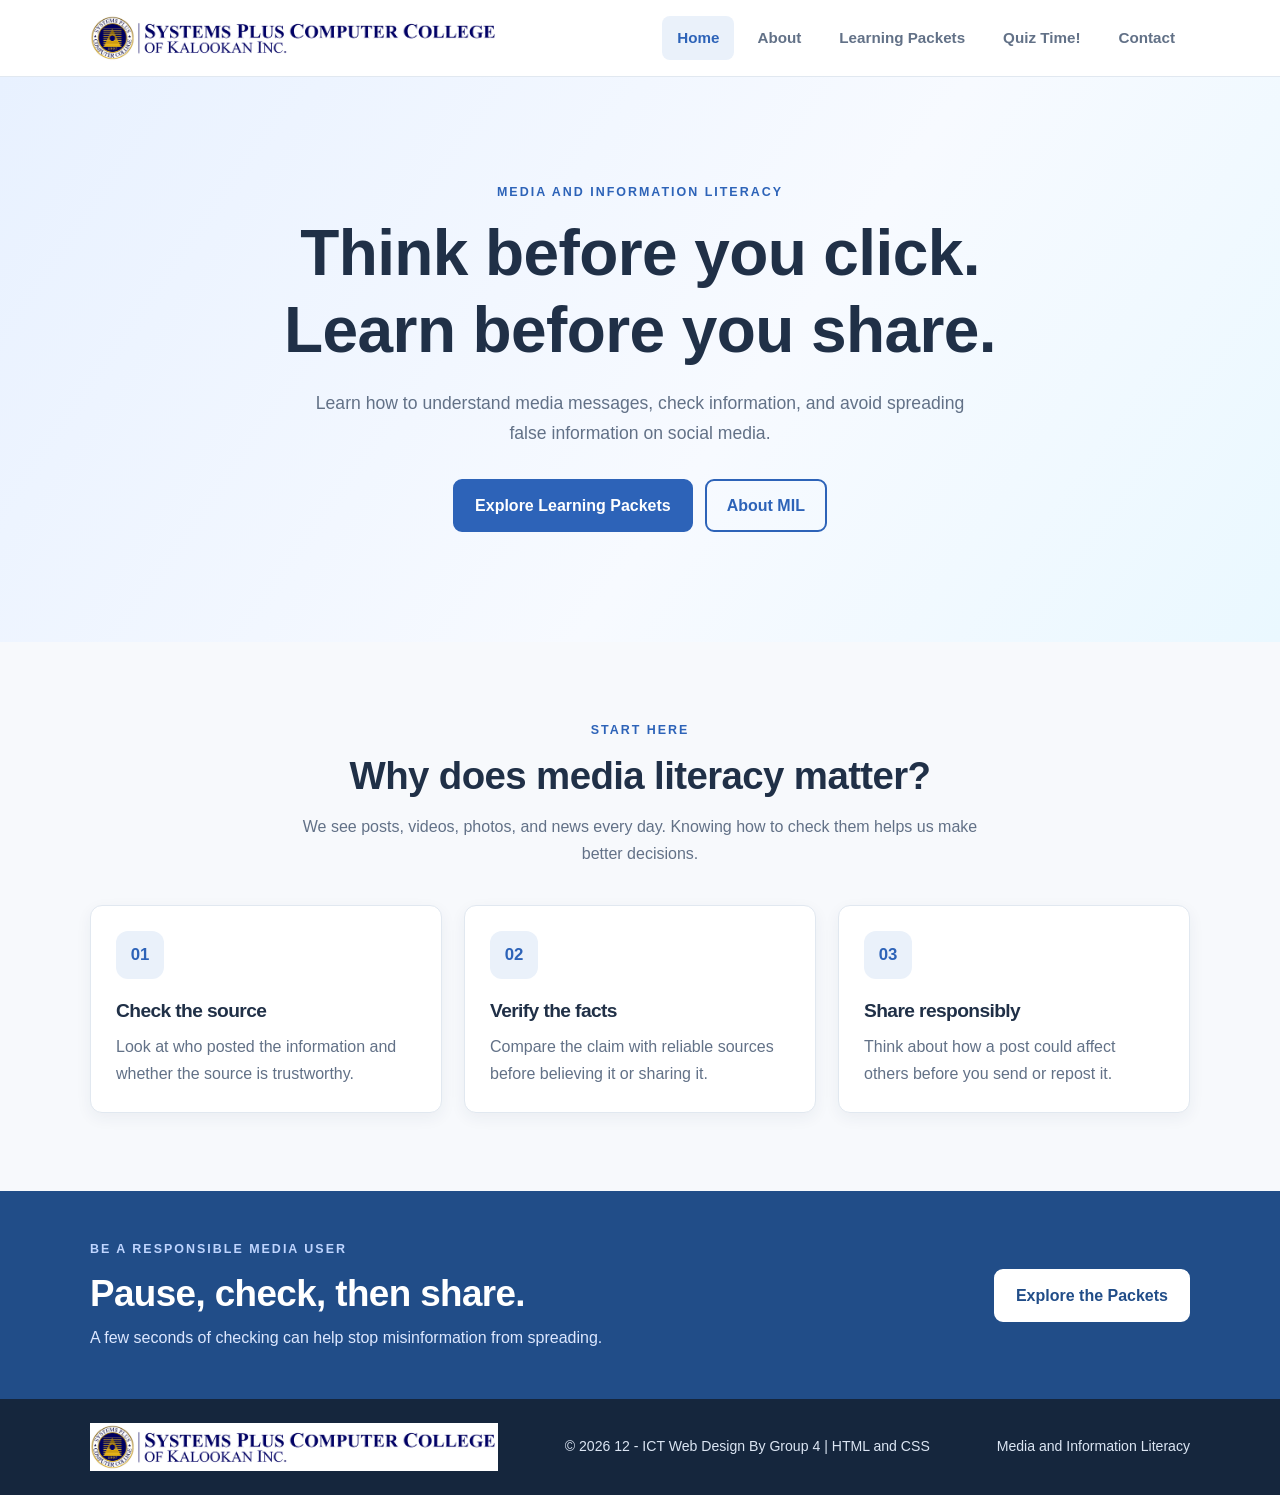
<file: index.html>
<!DOCTYPE html>
<html lang="en">
<head>
    <meta charset="UTF-8">
    <meta name="viewport" content="width=device-width, initial-scale=1.0">
    <title>MIL Lesson Packets | Home</title>
    <link rel="icon" type="image/png" href="information.png">
    <link rel="stylesheet" href="style.css">
</head>
<body>
    <header class="site-header">
        <nav class="navbar container">
           <a class="logo" href="index.html"><img src="logo.gif" alt="12-ICT-GROUP4 Performance Task"></a>
            <ul class="nav-links">
                <li><a class="active" href="index.html" aria-current="page">Home</a></li>
                <li><a href="about.html">About</a></li>
                <li><a href="packets.html">Learning Packets</a></li>
                <li><a href="quiz.html">Quiz Time!</a></li>
                <li><a href="contact.html">Contact</a></li>
            </ul>
        </nav>
    </header>

    <main>
        <section class="hero">
            <div class="container hero-content">
                <p class="eyebrow">MEDIA AND INFORMATION LITERACY</p>
                <h1>Think before you click. Learn before you share.</h1>
                <p class="hero-text">
                    Learn how to understand media messages, check information, and avoid
                    spreading false information on social media.
                </p>
                <div class="hero-actions">
                    <a href="packets.html" class="button">Explore Learning Packets</a>
                    <a href="about.html" class="button button-outline">About MIL</a>
                </div>
            </div>
        </section>

        <section class="section">
            <div class="container">
                <div class="section-heading">
                    <p class="eyebrow">START HERE</p>
                    <h2>Why does media literacy matter?</h2>
                    <p>We see posts, videos, photos, and news every day. Knowing how to check them helps us make better decisions.</p>
                </div>

                <div class="card-grid">
                    <article class="info-card">
                        <div class="card-icon">01</div>
                        <h3>Check the source</h3>
                        <p>Look at who posted the information and whether the source is trustworthy.</p>
                    </article>
                    <article class="info-card">
                        <div class="card-icon">02</div>
                        <h3>Verify the facts</h3>
                        <p>Compare the claim with reliable sources before believing it or sharing it.</p>
                    </article>
                    <article class="info-card">
                        <div class="card-icon">03</div>
                        <h3>Share responsibly</h3>
                        <p>Think about how a post could affect others before you send or repost it.</p>
                    </article>
                </div>
            </div>
        </section>

        <section class="callout">
            <div class="container callout-inner">
                <div>
                    <p class="eyebrow">BE A RESPONSIBLE MEDIA USER</p>
                    <h2>Pause, check, then share.</h2>
                    <p>A few seconds of checking can help stop misinformation from spreading.</p>
                </div>
                <a href="packets.html" class="button button-light">Explore the Packets</a>
            </div>
        </section>
    </main>

    <footer class="site-footer">
        <div class="container footer-inner">
            <img src="logo.gif" alt="12-ICT-GROUP4 logo" class="footer-img">
            <p>© 2026 12 - ICT Web Design By Group 4 | HTML and CSS</p>
            <p>Media and Information Literacy</p>
        </div>
    </footer>
</body>
</html>
</file>
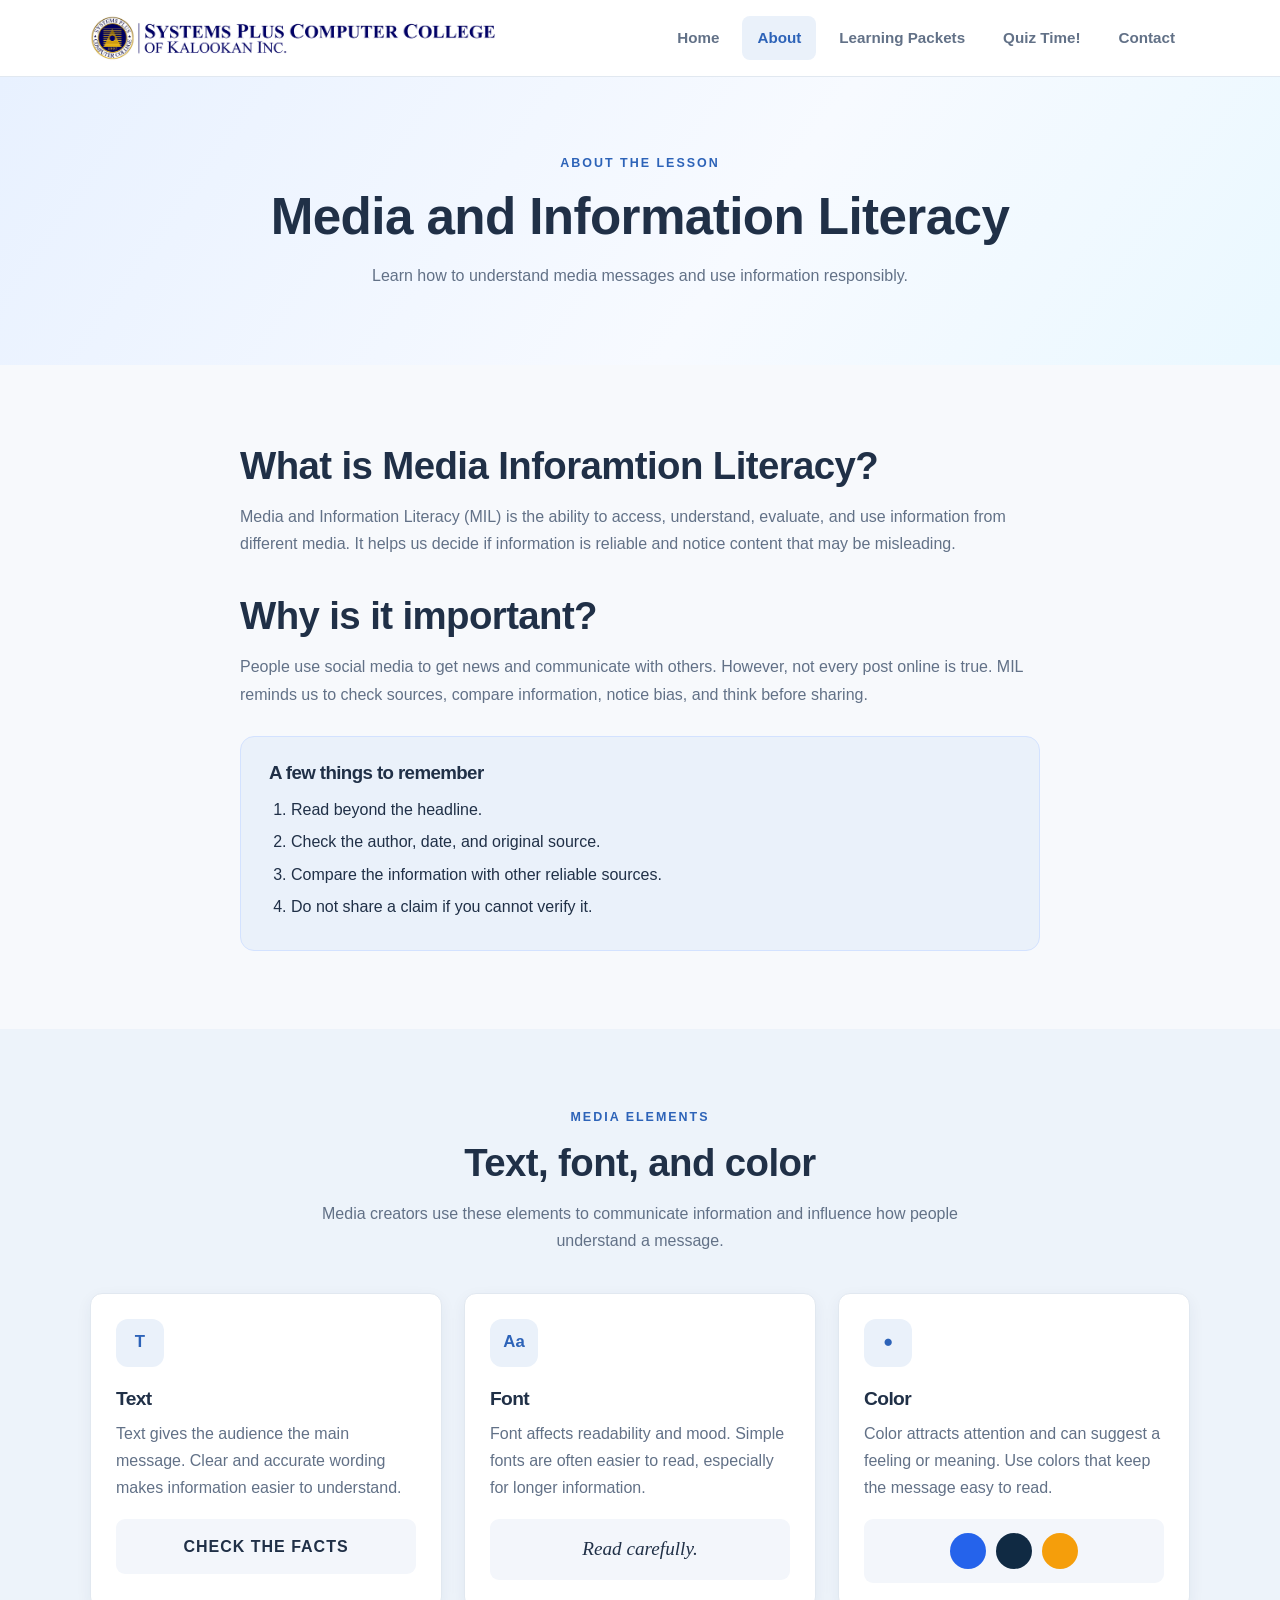
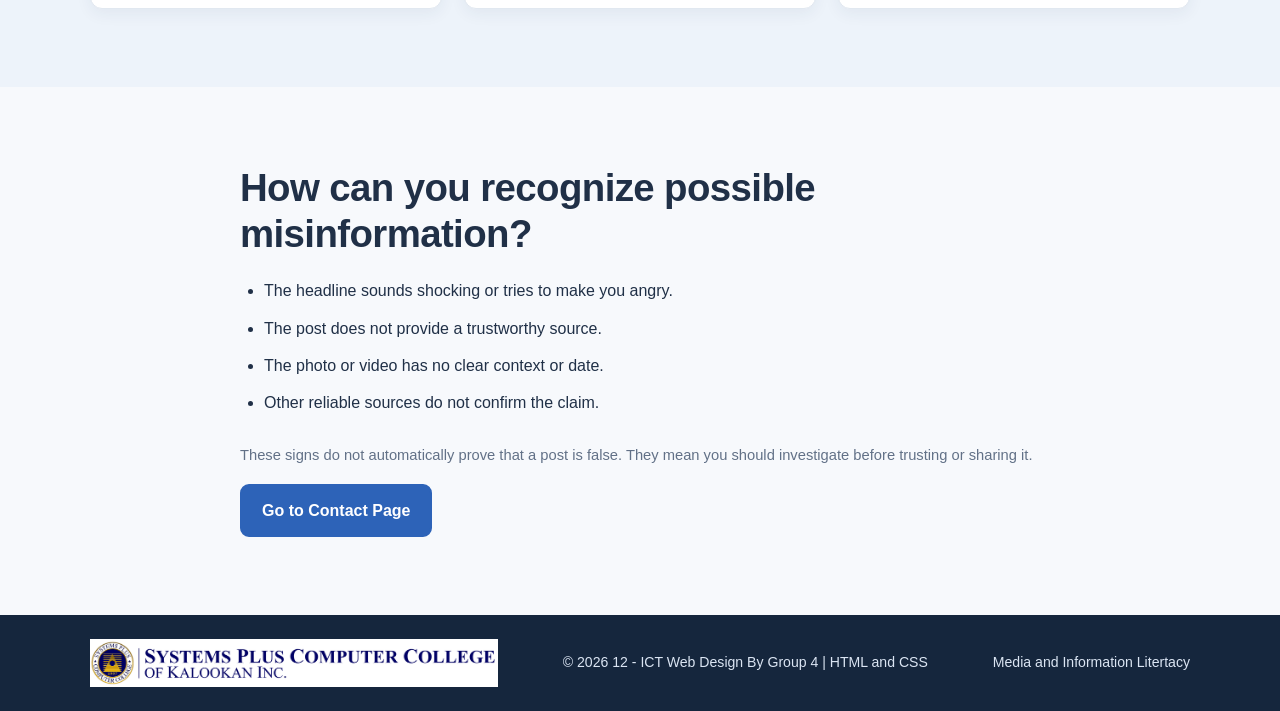
<file: about.html>
<!DOCTYPE html>
<html lang="en">
<head>
    <meta charset="UTF-8">
    <meta name="viewport" content="width=device-width, initial-scale=1.0">
    <title>MIL Lesson Packets | About</title>
    <link rel="icon" type="image/png" href="information.png">
    <link rel="stylesheet" href="style.css">
</head>
<body>
    <header class="site-header">
        <nav class="navbar container">
            <a class="logo" href="about.html"><img src="logo.gif" alt="12-ICT-GROUP4 Performance Task"></a>
            <ul class="nav-links">
                <li><a href="index.html">Home</a></li>
                <li><a class="active" href="about.html" aria-current="page">About</a></li>
                <li><a href="packets.html">Learning Packets</a></li>
                <li><a href="quiz.html">Quiz Time!</a></li>
                <li><a href="contact.html">Contact</a></li>
            </ul>
        </nav>
    </header>

    <main>
        <section class="page-hero">
            <div class="container">
                <p class="eyebrow">ABOUT THE LESSON</p>
                <h1>Media and Information Literacy</h1>
                <p>Learn how to understand media messages and use information responsibly.</p>
            </div>
        </section>

        <section class="section">
            <div class="container narrow">
                <h2>What is Media Inforamtion Literacy?</h2>
                <p>
                    Media and Information Literacy (MIL) is the ability to access, understand,
                    evaluate, and use information from different media. It helps us decide
                    if information is reliable and notice content that may be misleading.
                </p>

                <h2>Why is it important?</h2>
                <p>
                    People use social media to get news and communicate with others. However,
                    not every post online is true. MIL reminds us to check sources, compare information, notice bias, and think before sharing.
                </p>

                <div class="tip-box">
                    <h3>A few things to remember</h3>
                    <ol>
                        <li>Read beyond the headline.</li>
                        <li>Check the author, date, and original source.</li>
                        <li>Compare the information with other reliable sources.</li>
                        <li>Do not share a claim if you cannot verify it.</li>
                    </ol>
                </div>
            </div>
        </section>

        <section class="section section-muted">
            <div class="container">
                <div class="section-heading">
                    <p class="eyebrow">MEDIA ELEMENTS</p>
                    <h2>Text, font, and color</h2>
                    <p>Media creators use these elements to communicate information and influence how people understand a message.</p>
                </div>

                <div class="card-grid">
                    <article class="info-card">
                        <div class="card-icon">T</div>
                        <h3>Text</h3>
                        <p>Text gives the audience the main message. Clear and accurate wording makes information easier to understand.</p>
                        <div class="sample sample-text">CHECK THE FACTS</div>
                    </article>
                    <article class="info-card">
                        <div class="card-icon">Aa</div>
                        <h3>Font</h3>
                        <p>Font affects readability and mood. Simple fonts are often easier to read, especially for longer information.</p>
                        <div class="sample sample-font">Read carefully.</div>
                    </article>
                    <article class="info-card">
                        <div class="card-icon">●</div>
                        <h3>Color</h3>
                        <p>Color attracts attention and can suggest a feeling or meaning. Use colors that keep the message easy to read.</p>
                        <div class="sample sample-color"><span></span><span></span><span></span></div>
                    </article>
                </div>
            </div>
        </section>

        <section class="section">
            <div class="container narrow">
                <h2>How can you recognize possible misinformation?</h2>
                <ul class="check-list">
                    <li>The headline sounds shocking or tries to make you angry.</li>
                    <li>The post does not provide a trustworthy source.</li>
                    <li>The photo or video has no clear context or date.</li>
                    <li>Other reliable sources do not confirm the claim.</li>
                </ul>
                <p class="small-note">These signs do not automatically prove that a post is false. They mean you should investigate before trusting or sharing it.</p>
                <a href="contact.html" class="button">Go to Contact Page</a>
            </div>
        </section>
    </main>

    <footer class="site-footer">
    <div class="container footer-inner">
        <img src="logo.png" alt="Group 4 logo" class="footer-img">
        <p>© 2026 12 - ICT Web Design By Group 4 | HTML and CSS</p>
        <p>Media and Information Litertacy</p>
    </div>
</footer>
</body>
</html>
</file>
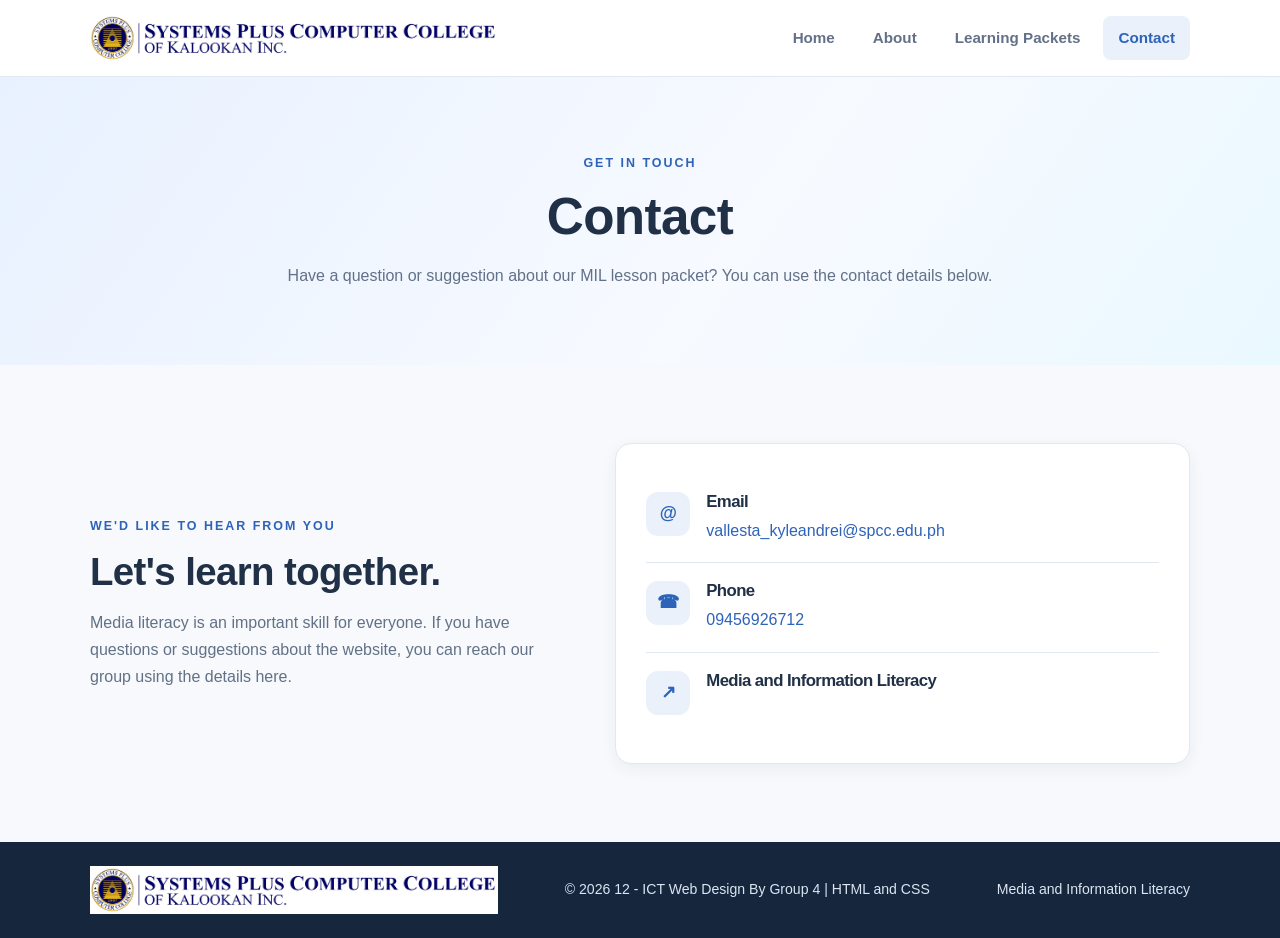
<file: contact.html>
<!DOCTYPE html>
<html lang="en">
<head>
    <meta charset="UTF-8">
    <meta name="viewport" content="width=device-width, initial-scale=1.0">
    <title>MIL Lesson Packets | Contact</title>
    <link rel="icon" type="image/png" href="information.png">
    <link rel="stylesheet" href="style.css">
</head>
<body>
    <header class="site-header">
        <nav class="navbar container">
            <a class="logo" href="contact.html"><img src="logo.gif" alt="12-ICT-GROUP4 Performance Task"></a>
            <ul class="nav-links">
                <li><a href="index.html">Home</a></li>
                <li><a href="about.html">About</a></li>
                <li><a href="packets.html">Learning Packets</a></li>
                <li><a class="active" href="contact.html">Contact</a></li>
            </ul>
        </nav>
    </header>

    <main>
        <section class="page-hero">
            <div class="container">
                <p class="eyebrow">GET IN TOUCH</p>
                <h1>Contact</h1>
                <p>Have a question or suggestion about our MIL lesson packet? You can use the contact details below.</p>
            </div>
        </section>

        <section class="section">
            <div class="container contact-layout">
                <div class="contact-copy">
                    <p class="eyebrow">WE'D LIKE TO HEAR FROM YOU</p>
                    <h2>Let's learn together.</h2>
                    <p>Media literacy is an important skill for everyone.
                        If you have questions or suggestions about the website, you can reach our group using the details here.</p>
                </div>

                <div class="contact-card">
                    <div class="contact-item">
                        <div class="contact-icon">@</div>
                        <div>
                            <h3>Email</h3>
                            <p><a href="mailto:vallesta_kyleandrei@spcc.edu.ph">vallesta_kyleandrei@spcc.edu.ph</a></p>
                        </div>
                    </div>
                    <div class="contact-item">
                        <div class="contact-icon">☎</div>
                        <div>
                            <h3>Phone</h3>
                            <p><a href="tel:09452925872">09456926712</a></p>
                        </div>
                    </div>
                    <div class="contact-item">
                        <div class="contact-icon">↗</div>
                        <div>
                            <h3>Media and Information Literacy</h3>
                        </div>
                    </div>
                </div>
            </div>
        </section>
    </main>

    <footer class="site-footer">
    <div class="container footer-inner">
        <img src="logo.png" alt="Group 4 logo" class="footer-img">
        <p>© 2026 12 - ICT Web Design By Group 4 | HTML and CSS</p>
        <p>Media and Information Literacy</p>
    </div>
</footer>
</body>
</html>
</file>
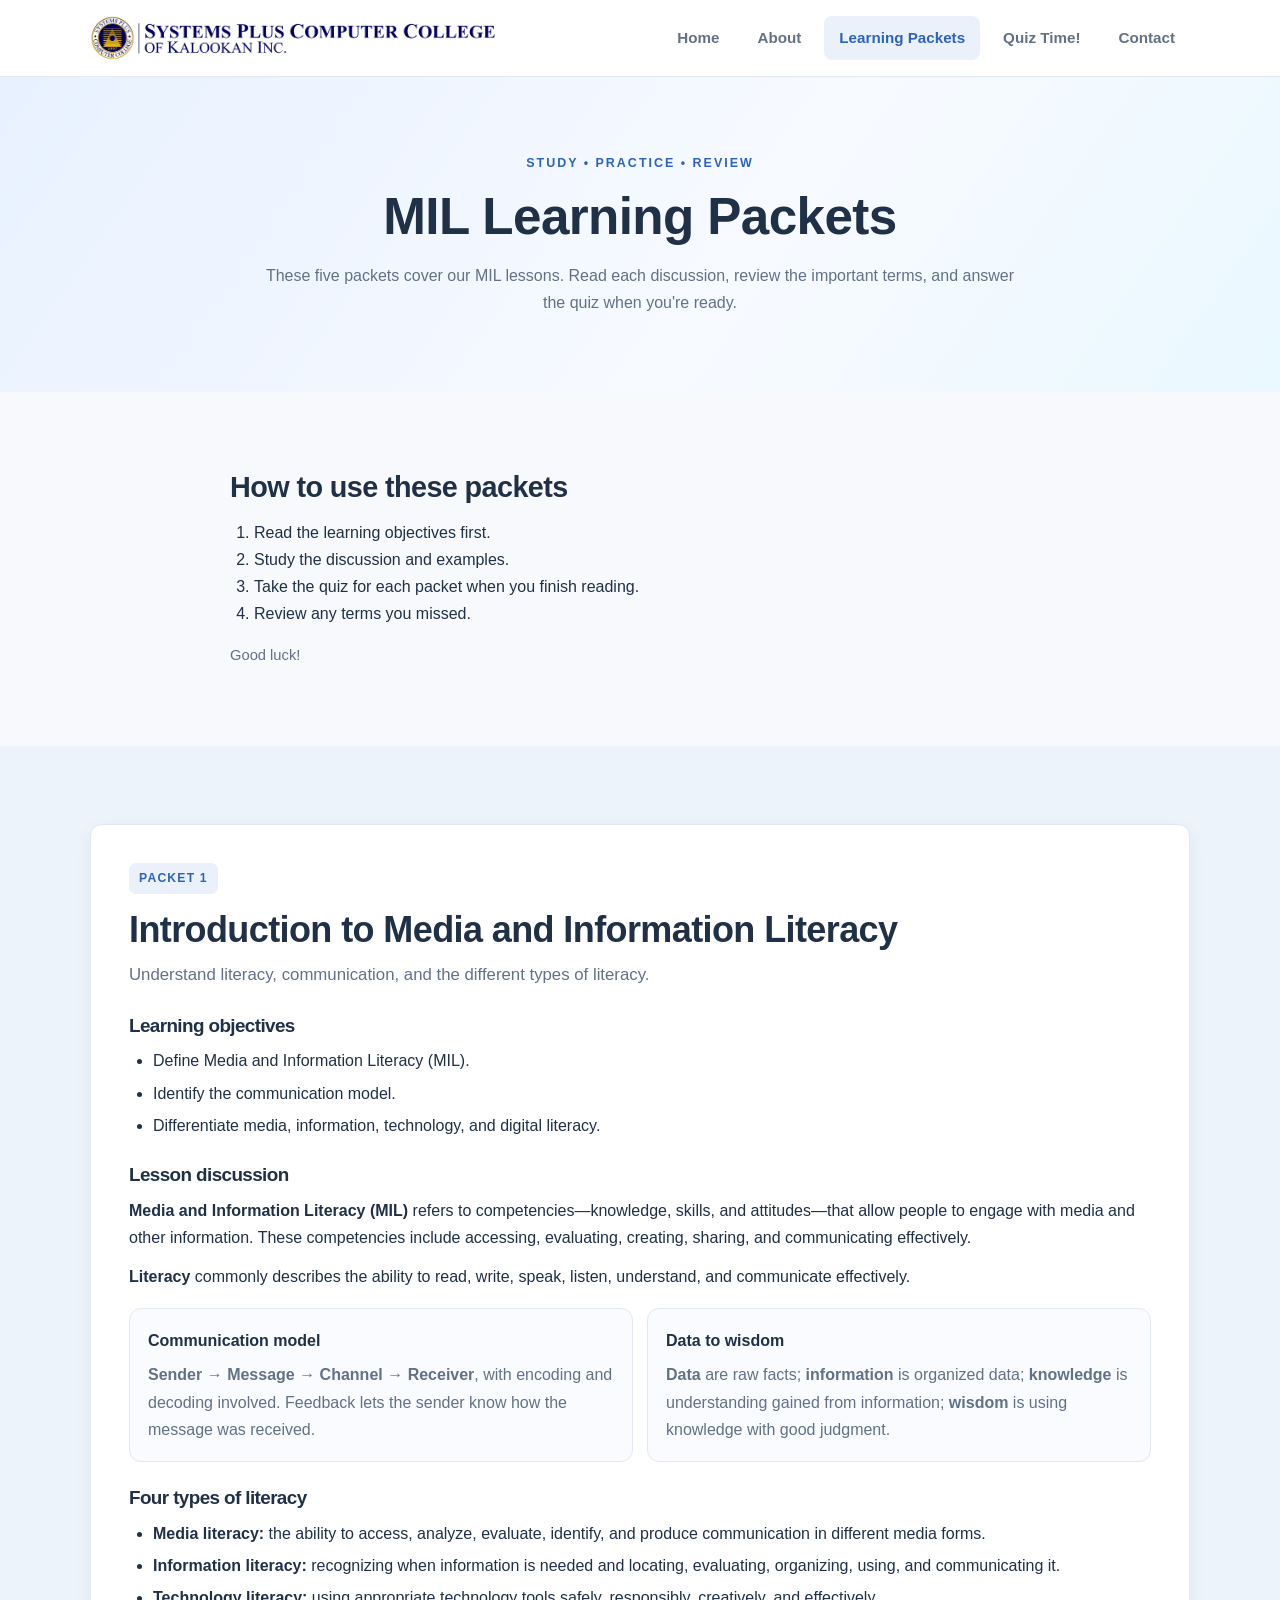
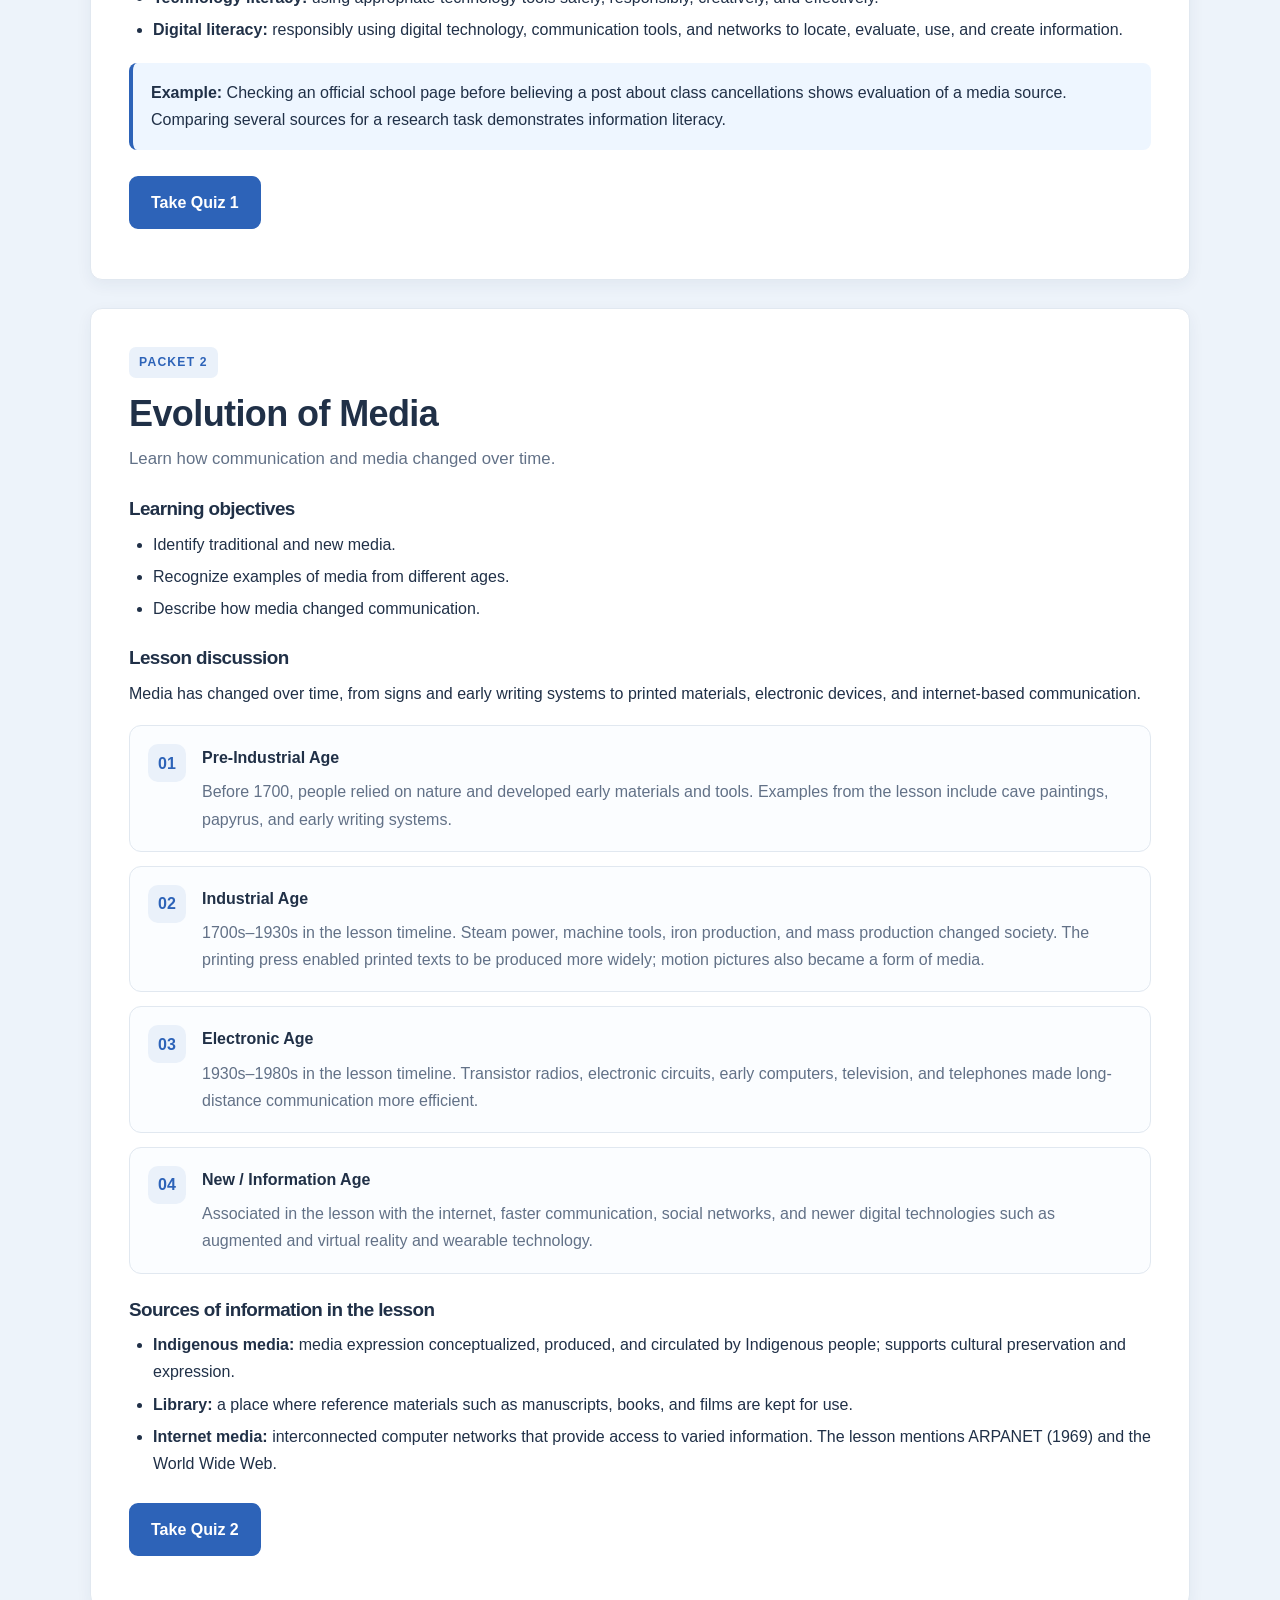
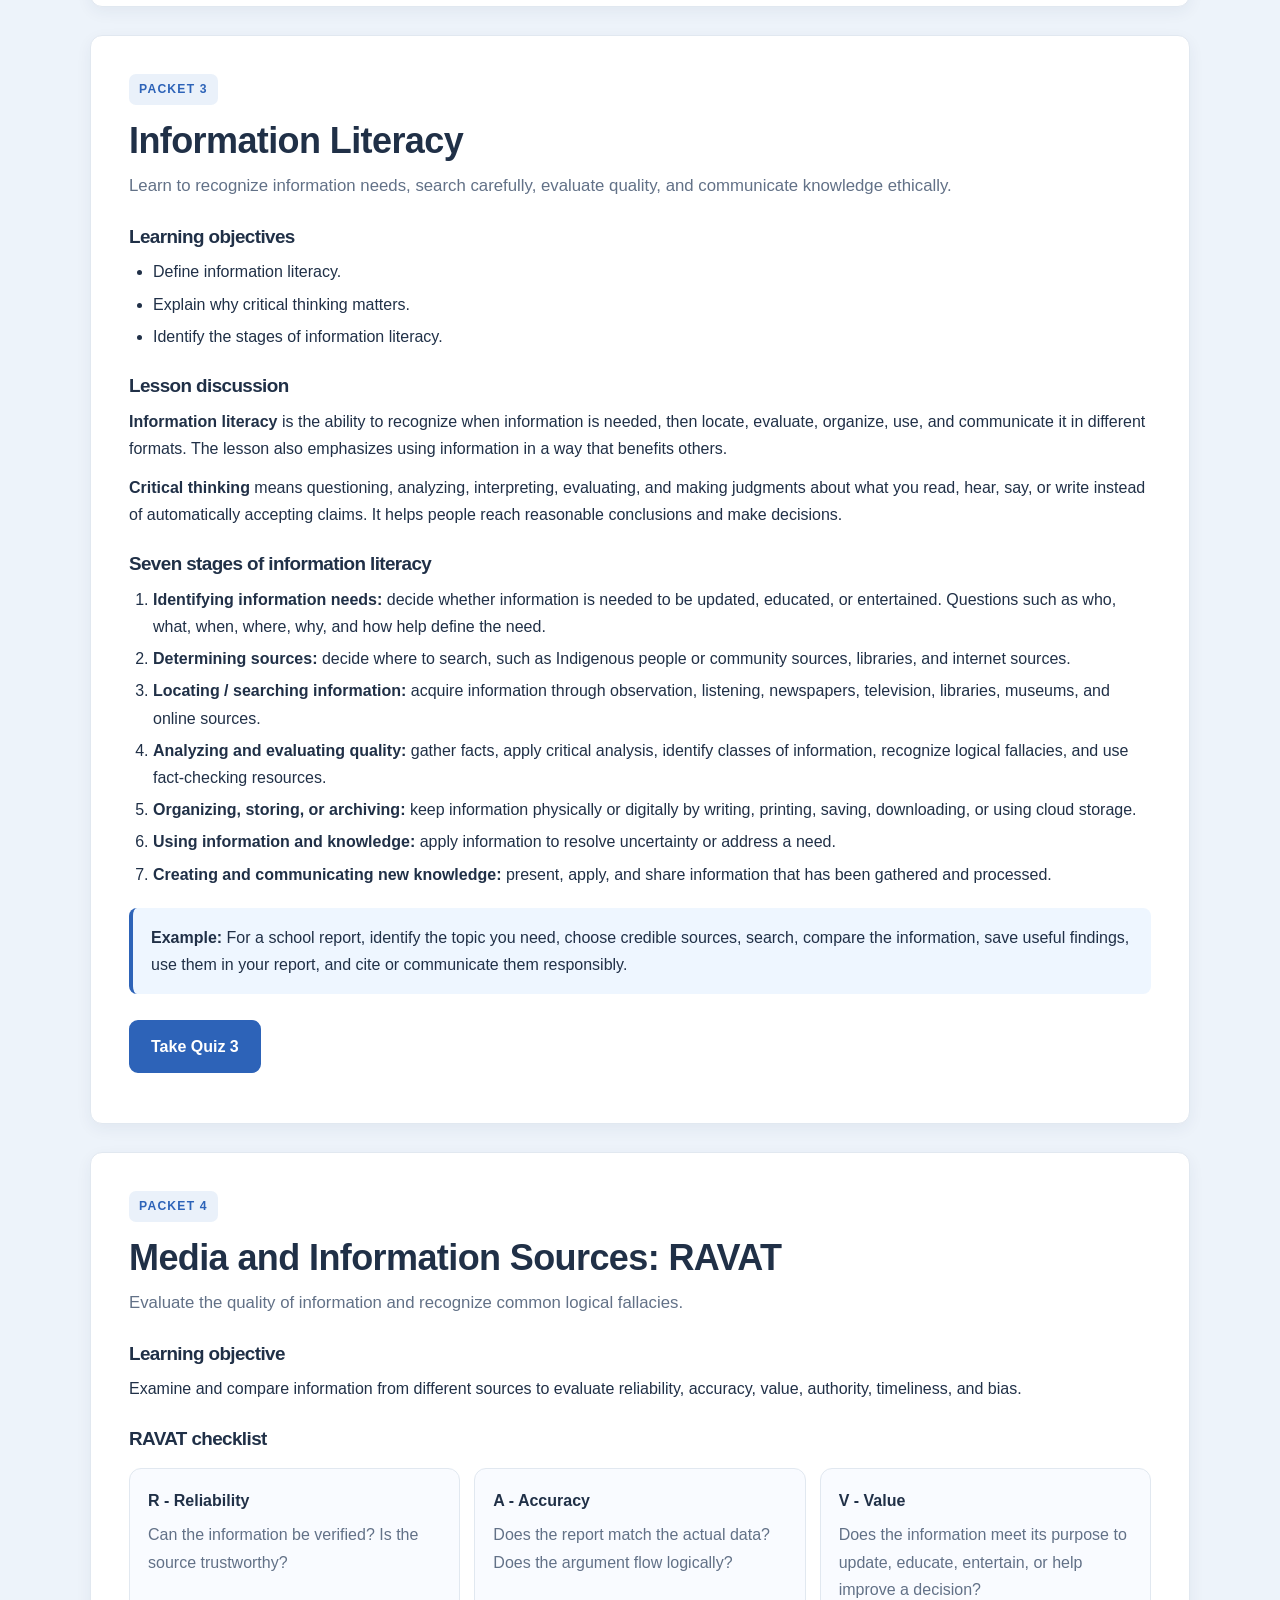
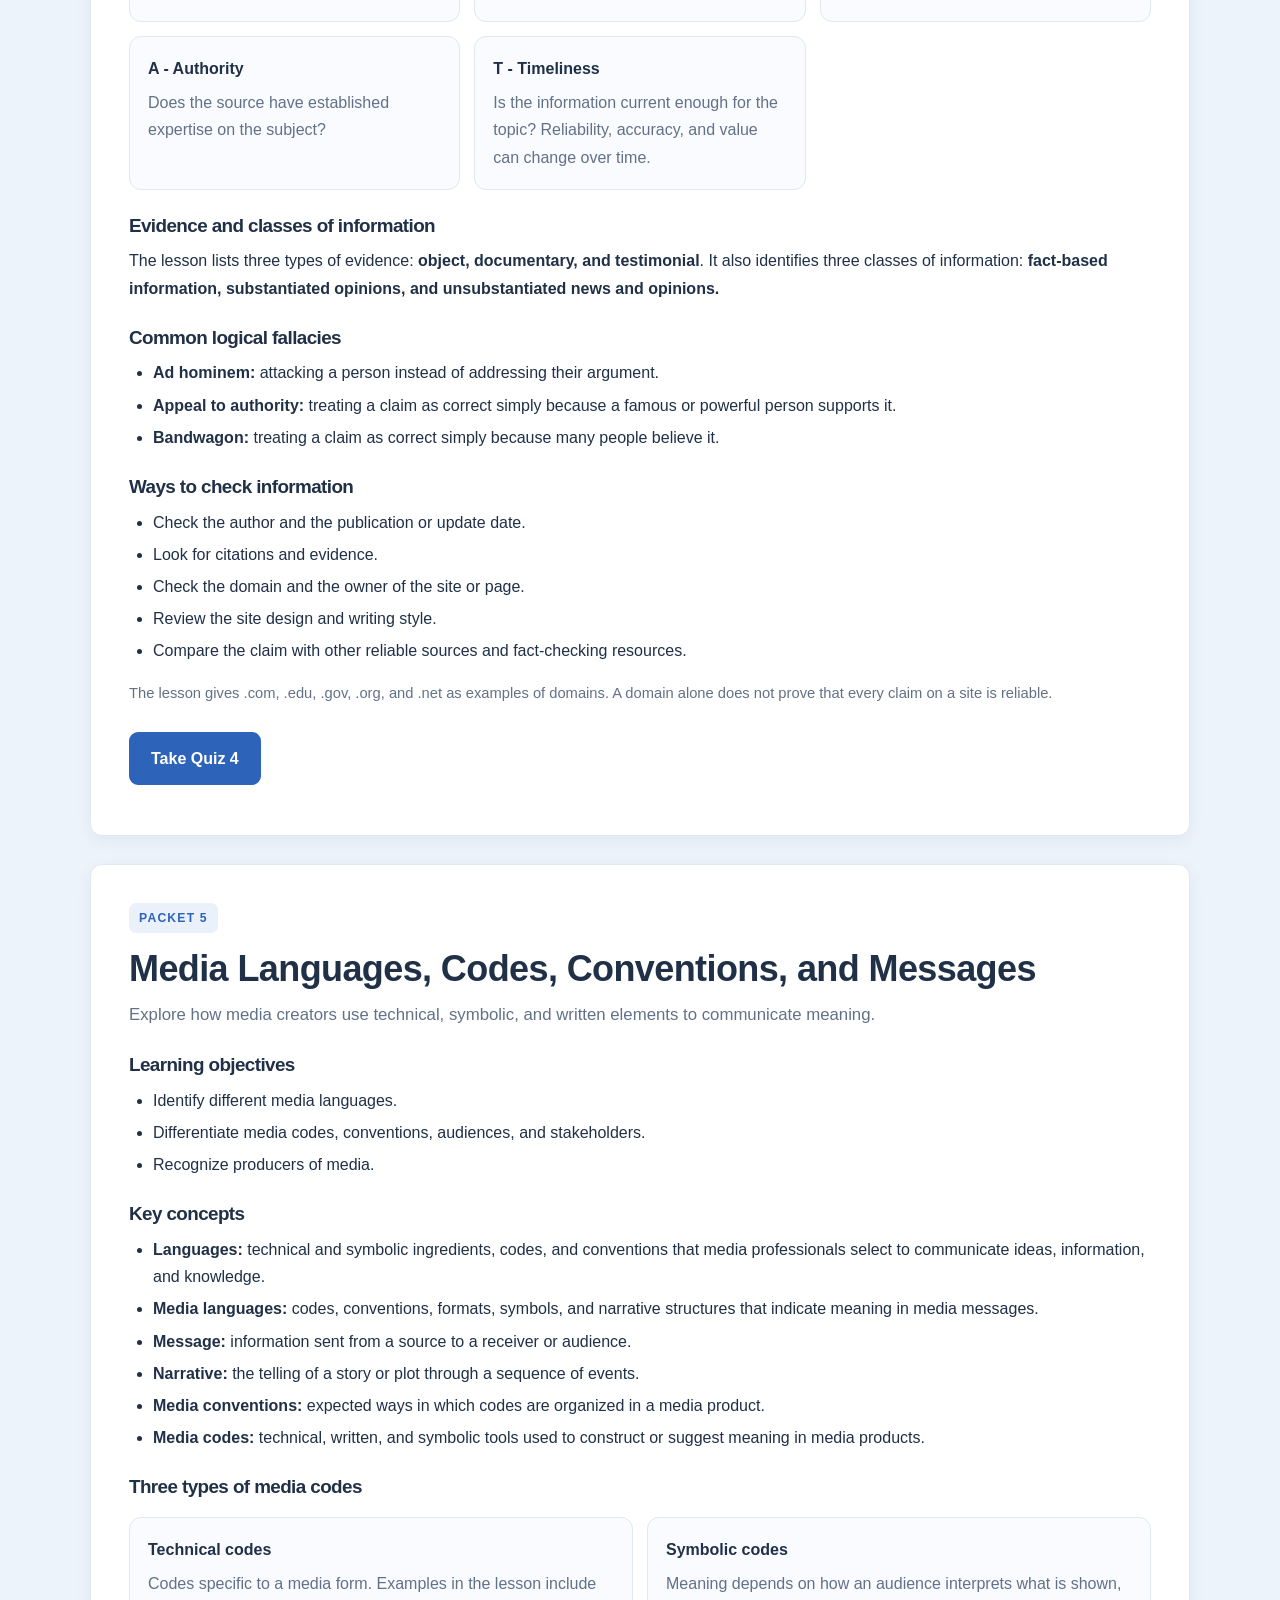
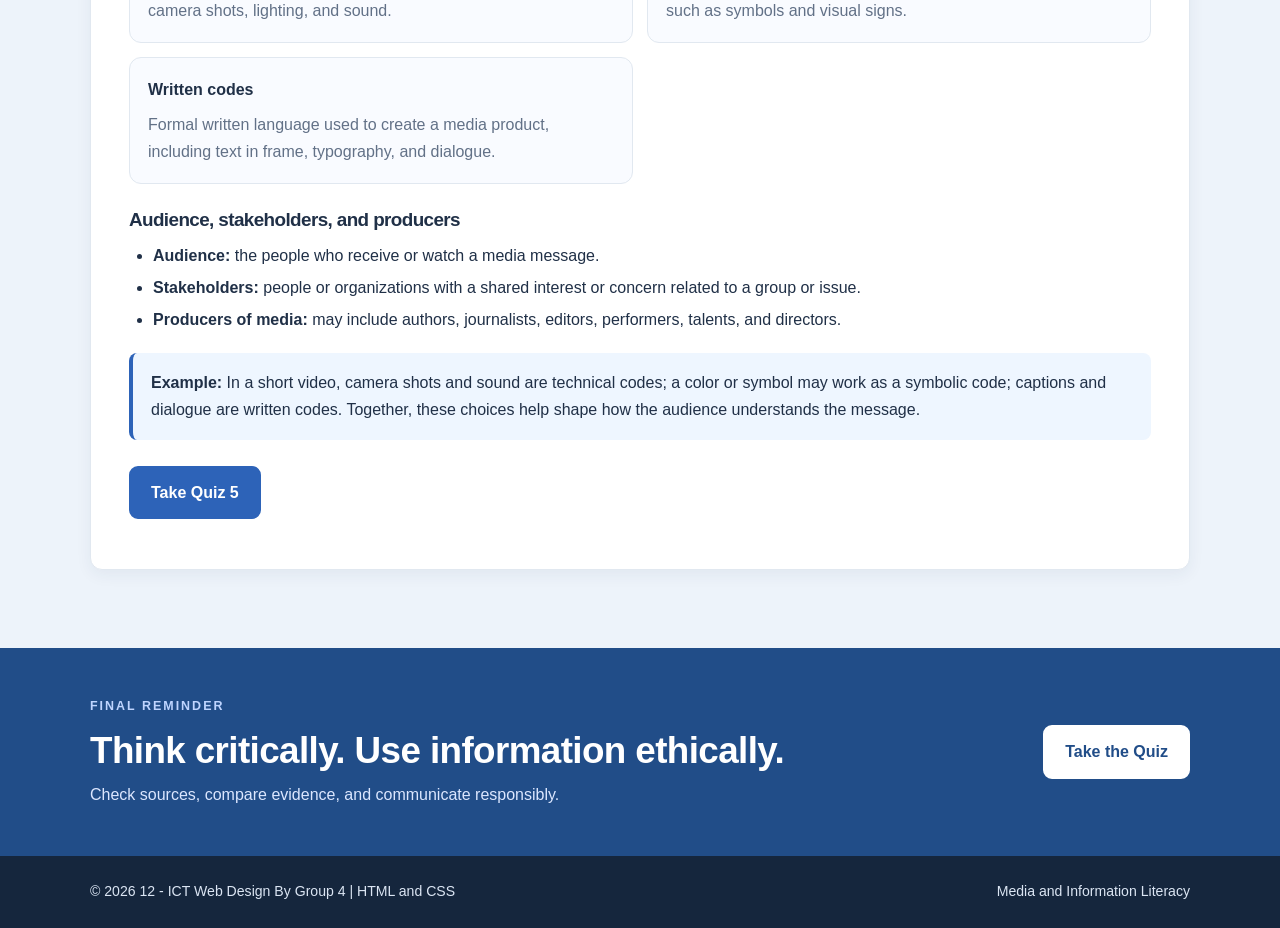
<file: packets.html>
<!DOCTYPE html>
<html lang="en">

<head>
  <meta charset="UTF-8">
  <meta name="viewport" content="width=device-width, initial-scale=1.0">
  <title>MIL Lesson Packets | Learning Packets</title>
  <link rel="icon" type="image/png" href="information.png">
  <link rel="stylesheet" href="style.css">
</head>

<body>
  <header class="site-header">
    <nav class="navbar container">
      <a class="logo" href="packets.html"><img src="logo.gif" alt="12-ICT-GROUP4 Performance Task"></a>
      <ul class="nav-links">
        <li><a href="index.html">Home</a></li>
        <li><a href="about.html">About</a></li>
        <li><a class="active" href="packets.html" aria-current="page">Learning Packets</a></li>
        <li><a href="quiz.html">Quiz Time!</a></li>
        <li><a href="contact.html">Contact</a></li>
      </ul>
    </nav>
  </header>

  <main>
    <section class="page-hero">
      <div class="container">
        <p class="eyebrow">STUDY • PRACTICE • REVIEW</p>
        <h1>MIL Learning Packets</h1>
        <p>These five packets cover our MIL lessons. Read each discussion, review the important terms, and answer the quiz when you're ready.</p>
      </div>
    </section>

    <section class="section">
      <div class="container packet-intro">
        <h2>How to use these packets</h2>
        <ol>
          <li>Read the learning objectives first.</li>
          <li>Study the discussion and examples.</li>
          <li>Take the quiz for each packet when you finish reading.</li>
          <li>Review any terms you missed.</li>
        </ol>
        <p class="small-note">Good luck!</p>
      </div>
    </section>

    <section class="section section-muted">
      <div class="container packet-list">

        <!-- PACKET 1 -->
        <article class="packet" id="packet-1">
          <div class="packet-label">PACKET 1</div>
          <h2>Introduction to Media and Information Literacy</h2>
          <p class="packet-lead">Understand literacy, communication, and the different types of literacy.</p>

          <h3>Learning objectives</h3>
          <ul>
            <li>Define Media and Information Literacy (MIL).</li>
            <li>Identify the communication model.</li>
            <li>Differentiate media, information, technology, and digital literacy.</li>
          </ul>

          <h3>Lesson discussion</h3>
          <p><strong>Media and Information Literacy (MIL)</strong> refers to competencies—knowledge, skills, and attitudes—that allow people to engage with media and other information. These competencies include accessing, evaluating, creating, sharing, and communicating effectively.</p>
          <p><strong>Literacy</strong> commonly describes the ability to read, write, speak, listen, understand, and communicate effectively.</p>

          <div class="mini-grid">
            <div>
              <h4>Communication model</h4>
              <p><strong>Sender → Message → Channel → Receiver</strong>, with encoding and decoding involved. Feedback lets the sender know how the message was received.</p>
            </div>
            <div>
              <h4>Data to wisdom</h4>
              <p><strong>Data</strong> are raw facts; <strong>information</strong> is organized data; <strong>knowledge</strong> is understanding gained from information; <strong>wisdom</strong> is using knowledge with good judgment.</p>
            </div>
          </div>

          <h3>Four types of literacy</h3>
          <ul>
            <li><strong>Media literacy:</strong> the ability to access, analyze, evaluate, identify, and produce communication in different media forms.</li>
            <li><strong>Information literacy:</strong> recognizing when information is needed and locating, evaluating, organizing, using, and communicating it.</li>
            <li><strong>Technology literacy:</strong> using appropriate technology tools safely, responsibly, creatively, and effectively.</li>
            <li><strong>Digital literacy:</strong> responsibly using digital technology, communication tools, and networks to locate, evaluate, use, and create information.</li>
          </ul>

          <div class="example-box">
            <strong>Example:</strong> Checking an official school page before believing a post about class cancellations shows evaluation of a media source. Comparing several sources for a research task demonstrates information literacy.
          </div>

          <p class="packet-quiz"><a class="button" href="quiz.html#quiz-1">Take Quiz 1</a></p>
        </article>

        <!-- PACKET 2 -->
        <article class="packet" id="packet-2">
          <div class="packet-label">PACKET 2</div>
          <h2>Evolution of Media</h2>
          <p class="packet-lead">Learn how communication and media changed over time.</p>

          <h3>Learning objectives</h3>
          <ul>
            <li>Identify traditional and new media.</li>
            <li>Recognize examples of media from different ages.</li>
            <li>Describe how media changed communication.</li>
          </ul>

          <h3>Lesson discussion</h3>
          <p>Media has changed over time, from signs and early writing systems to printed materials, electronic devices, and internet-based communication.</p>

          <div class="timeline">
            <div>
              <span>01</span>
              <h4>Pre-Industrial Age</h4>
              <p>Before 1700, people relied on nature and developed early materials and tools. Examples from the lesson include cave paintings, papyrus, and early writing systems.</p>
            </div>
            <div>
              <span>02</span>
              <h4>Industrial Age</h4>
              <p>1700s–1930s in the lesson timeline. Steam power, machine tools, iron production, and mass production changed society. The printing press enabled printed texts to be produced more widely; motion pictures also became a form of media.</p>
            </div>
            <div>
              <span>03</span>
              <h4>Electronic Age</h4>
              <p>1930s–1980s in the lesson timeline. Transistor radios, electronic circuits, early computers, television, and telephones made long-distance communication more efficient.</p>
            </div>
            <div>
              <span>04</span>
              <h4>New / Information Age</h4>
              <p>Associated in the lesson with the internet, faster communication, social networks, and newer digital technologies such as augmented and virtual reality and wearable technology.</p>
            </div>
          </div>

          <h3>Sources of information in the lesson</h3>
          <ul>
            <li><strong>Indigenous media:</strong> media expression conceptualized, produced, and circulated by Indigenous people; supports cultural preservation and expression.</li>
            <li><strong>Library:</strong> a place where reference materials such as manuscripts, books, and films are kept for use.</li>
            <li><strong>Internet media:</strong> interconnected computer networks that provide access to varied information. The lesson mentions ARPANET (1969) and the World Wide Web.</li>
          </ul>

          <p class="packet-quiz"><a class="button" href="quiz.html#quiz-2">Take Quiz 2</a></p>
        </article>

        <!-- PACKET 3 -->
        <article class="packet" id="packet-3">
          <div class="packet-label">PACKET 3</div>
          <h2>Information Literacy</h2>
          <p class="packet-lead">Learn to recognize information needs, search carefully, evaluate quality, and communicate knowledge ethically.</p>

          <h3>Learning objectives</h3>
          <ul>
            <li>Define information literacy.</li>
            <li>Explain why critical thinking matters.</li>
            <li>Identify the stages of information literacy.</li>
          </ul>

          <h3>Lesson discussion</h3>
          <p><strong>Information literacy</strong> is the ability to recognize when information is needed, then locate, evaluate, organize, use, and communicate it in different formats. The lesson also emphasizes using information in a way that benefits others.</p>
          <p><strong>Critical thinking</strong> means questioning, analyzing, interpreting, evaluating, and making judgments about what you read, hear, say, or write instead of automatically accepting claims. It helps people reach reasonable conclusions and make decisions.</p>

          <h3>Seven stages of information literacy</h3>
          <ol class="stage-list">
            <li><strong>Identifying information needs:</strong> decide whether information is needed to be updated, educated, or entertained. Questions such as who, what, when, where, why, and how help define the need.</li>
            <li><strong>Determining sources:</strong> decide where to search, such as Indigenous people or community sources, libraries, and internet sources.</li>
            <li><strong>Locating / searching information:</strong> acquire information through observation, listening, newspapers, television, libraries, museums, and online sources.</li>
            <li><strong>Analyzing and evaluating quality:</strong> gather facts, apply critical analysis, identify classes of information, recognize logical fallacies, and use fact-checking resources.</li>
            <li><strong>Organizing, storing, or archiving:</strong> keep information physically or digitally by writing, printing, saving, downloading, or using cloud storage.</li>
            <li><strong>Using information and knowledge:</strong> apply information to resolve uncertainty or address a need.</li>
            <li><strong>Creating and communicating new knowledge:</strong> present, apply, and share information that has been gathered and processed.</li>
          </ol>

          <div class="example-box">
            <strong>Example:</strong> For a school report, identify the topic you need, choose credible sources, search, compare the information, save useful findings, use them in your report, and cite or communicate them responsibly.
          </div>

          <p class="packet-quiz"><a class="button" href="quiz.html#quiz-3">Take Quiz 3</a></p>
        </article>

        <!-- PACKET 4 -->
        <article class="packet" id="packet-4">
          <div class="packet-label">PACKET 4</div>
          <h2>Media and Information Sources: RAVAT</h2>
          <p class="packet-lead">Evaluate the quality of information and recognize common logical fallacies.</p>

          <h3>Learning objective</h3>
          <p>Examine and compare information from different sources to evaluate reliability, accuracy, value, authority, timeliness, and bias.</p>

          <h3>RAVAT checklist</h3>
          <div class="ravat-grid">
            <div>
              <strong>R - Reliability</strong>
              <p>Can the information be verified? Is the source trustworthy?</p>
            </div>
            <div>
              <strong>A - Accuracy</strong>
              <p>Does the report match the actual data? Does the argument flow logically?</p>
            </div>
            <div>
              <strong>V - Value</strong>
              <p>Does the information meet its purpose to update, educate, entertain, or help improve a decision?</p>
            </div>
            <div>
              <strong>A - Authority</strong>
              <p>Does the source have established expertise on the subject?</p>
            </div>
            <div>
              <strong>T - Timeliness</strong>
              <p>Is the information current enough for the topic? Reliability, accuracy, and value can change over time.</p>
            </div>
          </div>

          <h3>Evidence and classes of information</h3>
          <p>The lesson lists three types of evidence: <strong>object, documentary, and testimonial</strong>. It also identifies three classes of information: <strong>fact-based information, substantiated opinions, and unsubstantiated news and opinions.</strong></p>

          <h3>Common logical fallacies</h3>
          <ul>
            <li><strong>Ad hominem:</strong> attacking a person instead of addressing their argument.</li>
            <li><strong>Appeal to authority:</strong> treating a claim as correct simply because a famous or powerful person supports it.</li>
            <li><strong>Bandwagon:</strong> treating a claim as correct simply because many people believe it.</li>
          </ul>

          <h3>Ways to check information</h3>
          <ul>
            <li>Check the author and the publication or update date.</li>
            <li>Look for citations and evidence.</li>
            <li>Check the domain and the owner of the site or page.</li>
            <li>Review the site design and writing style.</li>
            <li>Compare the claim with other reliable sources and fact-checking resources.</li>
          </ul>
          <p class="small-note">The lesson gives .com, .edu, .gov, .org, and .net as examples of domains. A domain alone does not prove that every claim on a site is reliable.</p>

          <p class="packet-quiz"><a class="button" href="quiz.html#quiz-4">Take Quiz 4</a></p>
        </article>

        <!-- PACKET 5 -->
        <article class="packet" id="packet-5">
          <div class="packet-label">PACKET 5</div>
          <h2>Media Languages, Codes, Conventions, and Messages</h2>
          <p class="packet-lead">Explore how media creators use technical, symbolic, and written elements to communicate meaning.</p>

          <h3>Learning objectives</h3>
          <ul>
            <li>Identify different media languages.</li>
            <li>Differentiate media codes, conventions, audiences, and stakeholders.</li>
            <li>Recognize producers of media.</li>
          </ul>

          <h3>Key concepts</h3>
          <ul>
            <li><strong>Languages:</strong> technical and symbolic ingredients, codes, and conventions that media professionals select to communicate ideas, information, and knowledge.</li>
            <li><strong>Media languages:</strong> codes, conventions, formats, symbols, and narrative structures that indicate meaning in media messages.</li>
            <li><strong>Message:</strong> information sent from a source to a receiver or audience.</li>
            <li><strong>Narrative:</strong> the telling of a story or plot through a sequence of events.</li>
            <li><strong>Media conventions:</strong> expected ways in which codes are organized in a media product.</li>
            <li><strong>Media codes:</strong> technical, written, and symbolic tools used to construct or suggest meaning in media products.</li>
          </ul>

          <h3>Three types of media codes</h3>
          <div class="mini-grid">
            <div>
              <h4>Technical codes</h4>
              <p>Codes specific to a media form. Examples in the lesson include camera shots, lighting, and sound.</p>
            </div>
            <div>
              <h4>Symbolic codes</h4>
              <p>Meaning depends on how an audience interprets what is shown, such as symbols and visual signs.</p>
            </div>
            <div>
              <h4>Written codes</h4>
              <p>Formal written language used to create a media product, including text in frame, typography, and dialogue.</p>
            </div>
          </div>

          <h3>Audience, stakeholders, and producers</h3>
          <ul>
            <li><strong>Audience:</strong> the people who receive or watch a media message.</li>
            <li><strong>Stakeholders:</strong> people or organizations with a shared interest or concern related to a group or issue.</li>
            <li><strong>Producers of media:</strong> may include authors, journalists, editors, performers, talents, and directors.</li>
          </ul>

          <div class="example-box">
            <strong>Example:</strong> In a short video, camera shots and sound are technical codes; a color or symbol may work as a symbolic code; captions and dialogue are written codes. Together, these choices help shape how the audience understands the message.
          </div>

          <p class="packet-quiz"><a class="button" href="quiz.html#quiz-5">Take Quiz 5</a></p>
        </article>

      </div>
    </section>

    <section class="callout">
      <div class="container callout-inner">
        <div>
          <p class="eyebrow">FINAL REMINDER</p>
          <h2>Think critically. Use information ethically.</h2>
          <p>Check sources, compare evidence, and communicate responsibly.</p>
        </div>
        <a href="quiz.html" class="button button-light">Take the Quiz</a>
      </div>
    </section>
  </main>

  <footer class="site-footer">
    <div class="container footer-inner">
      <p>© 2026 12 - ICT Web Design By Group 4 | HTML and CSS</p>
      <p>Media and Information Literacy</p>
    </div>
  </footer>
</body>
</html>
</file>
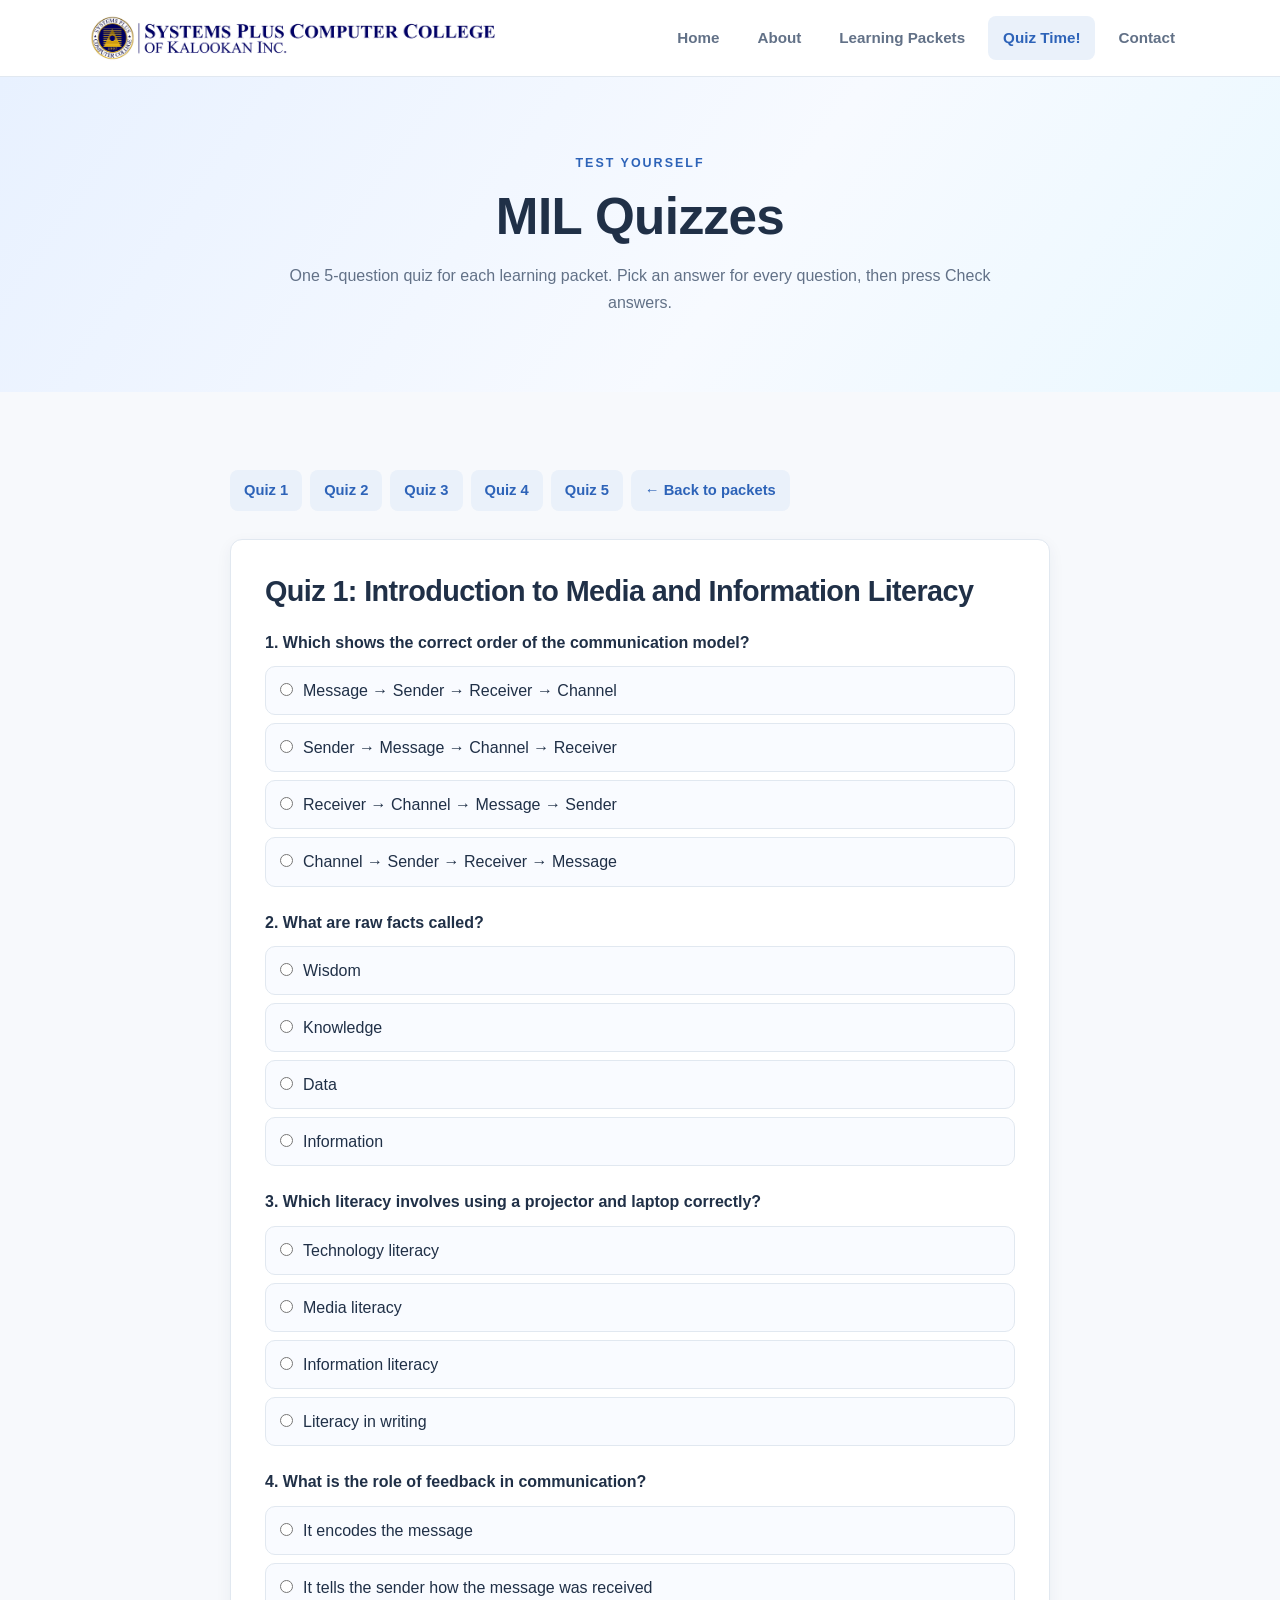
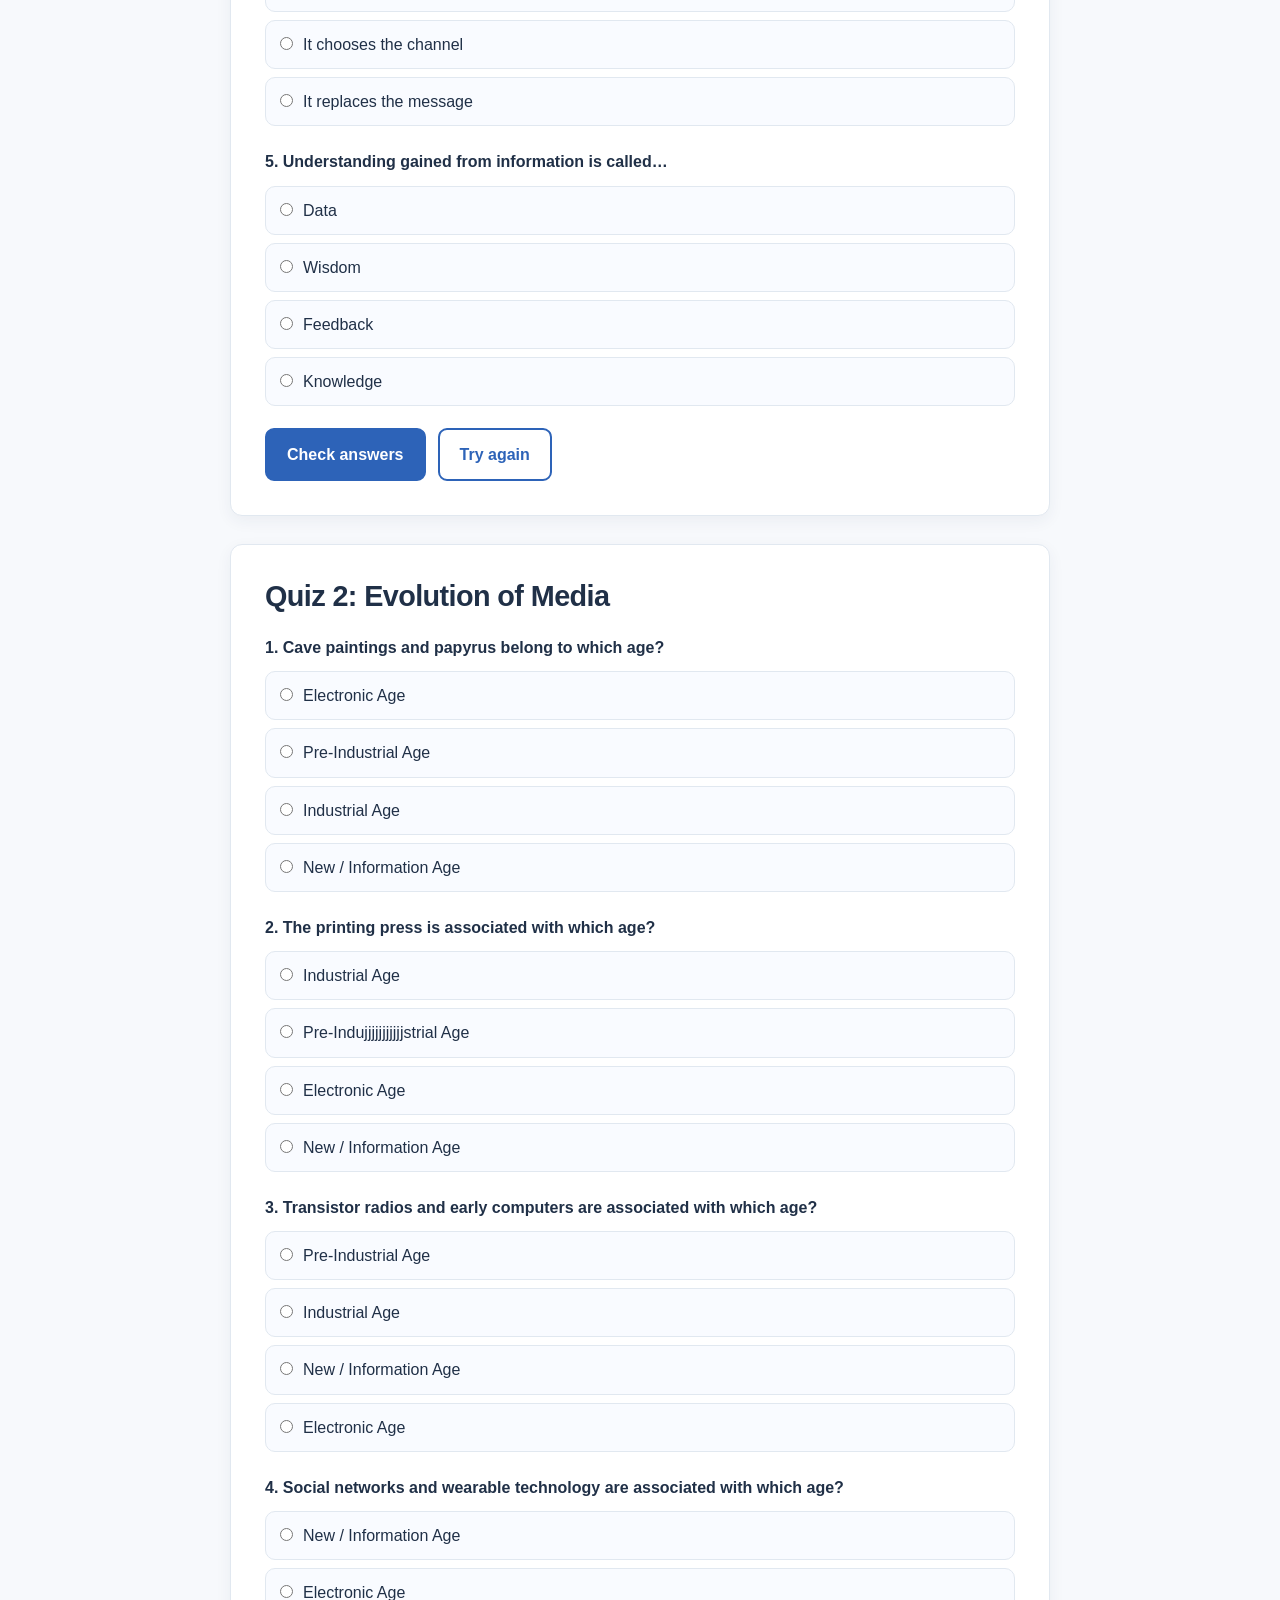
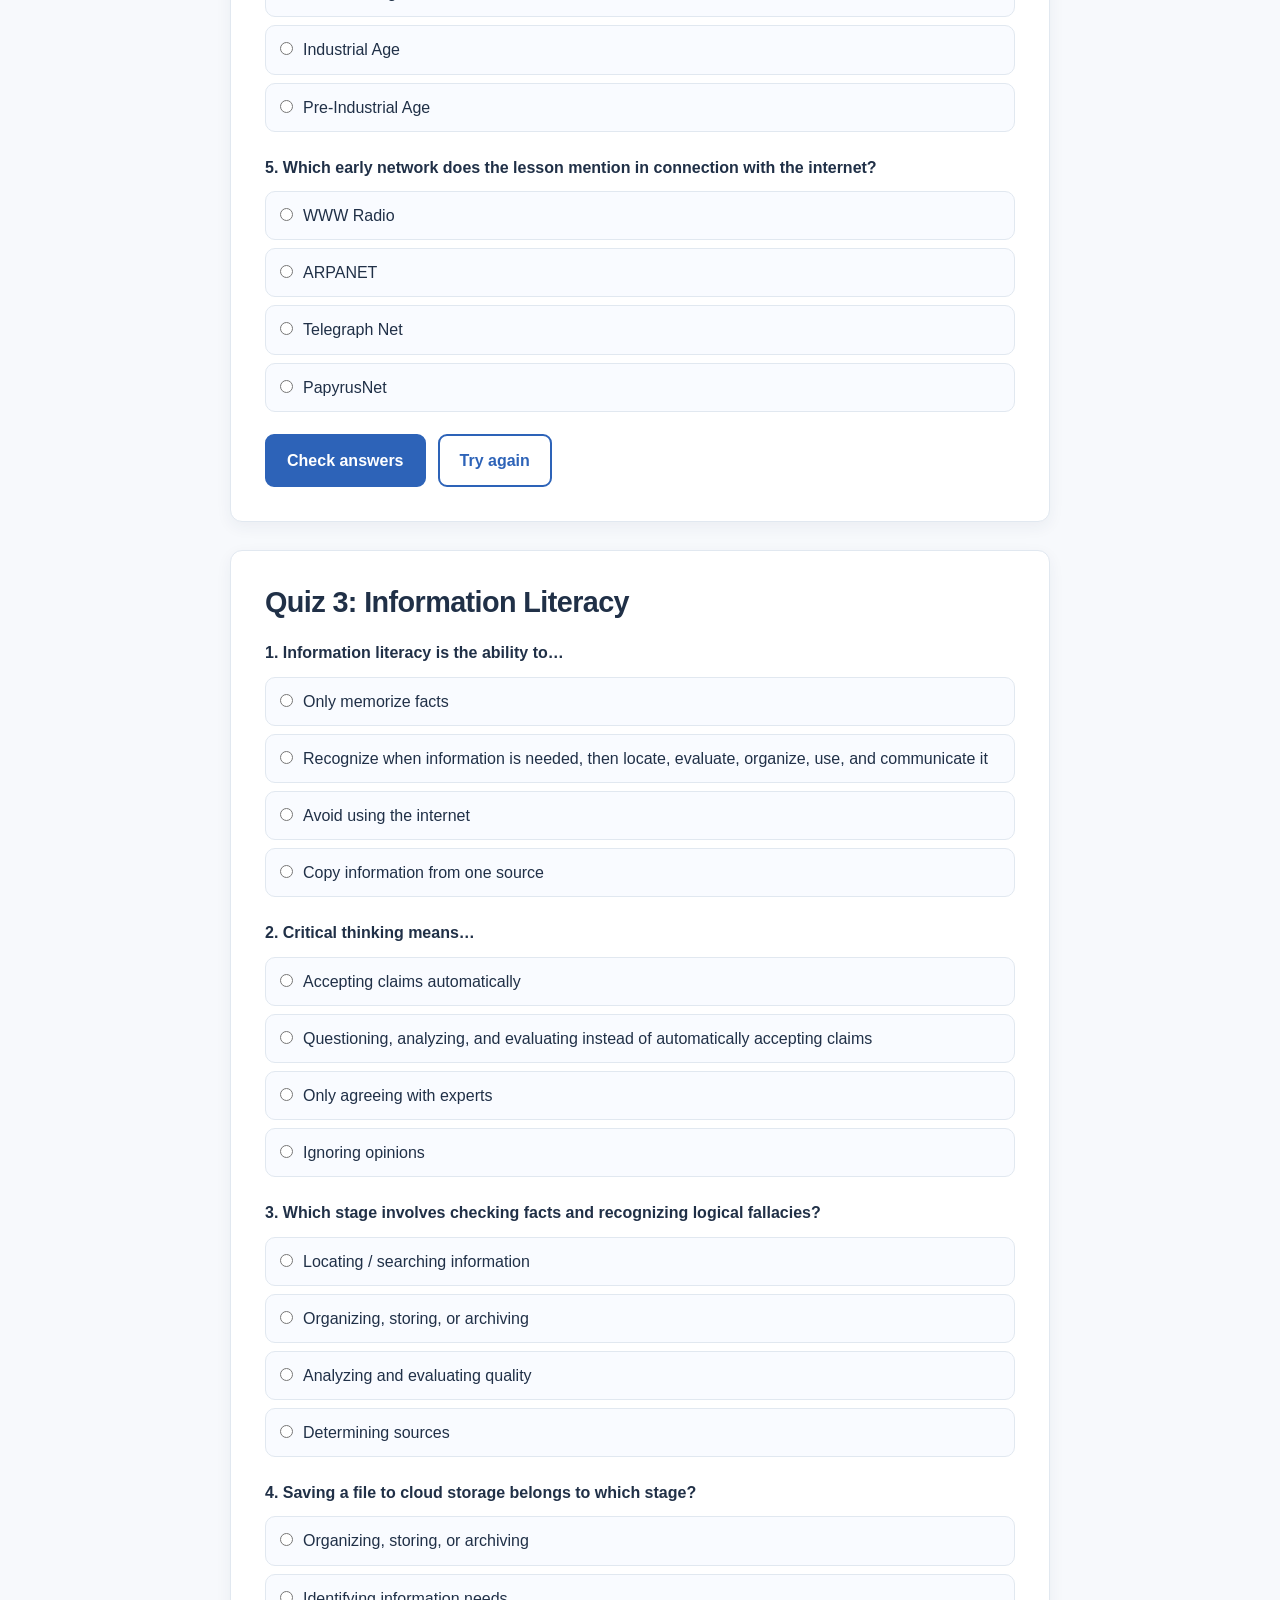
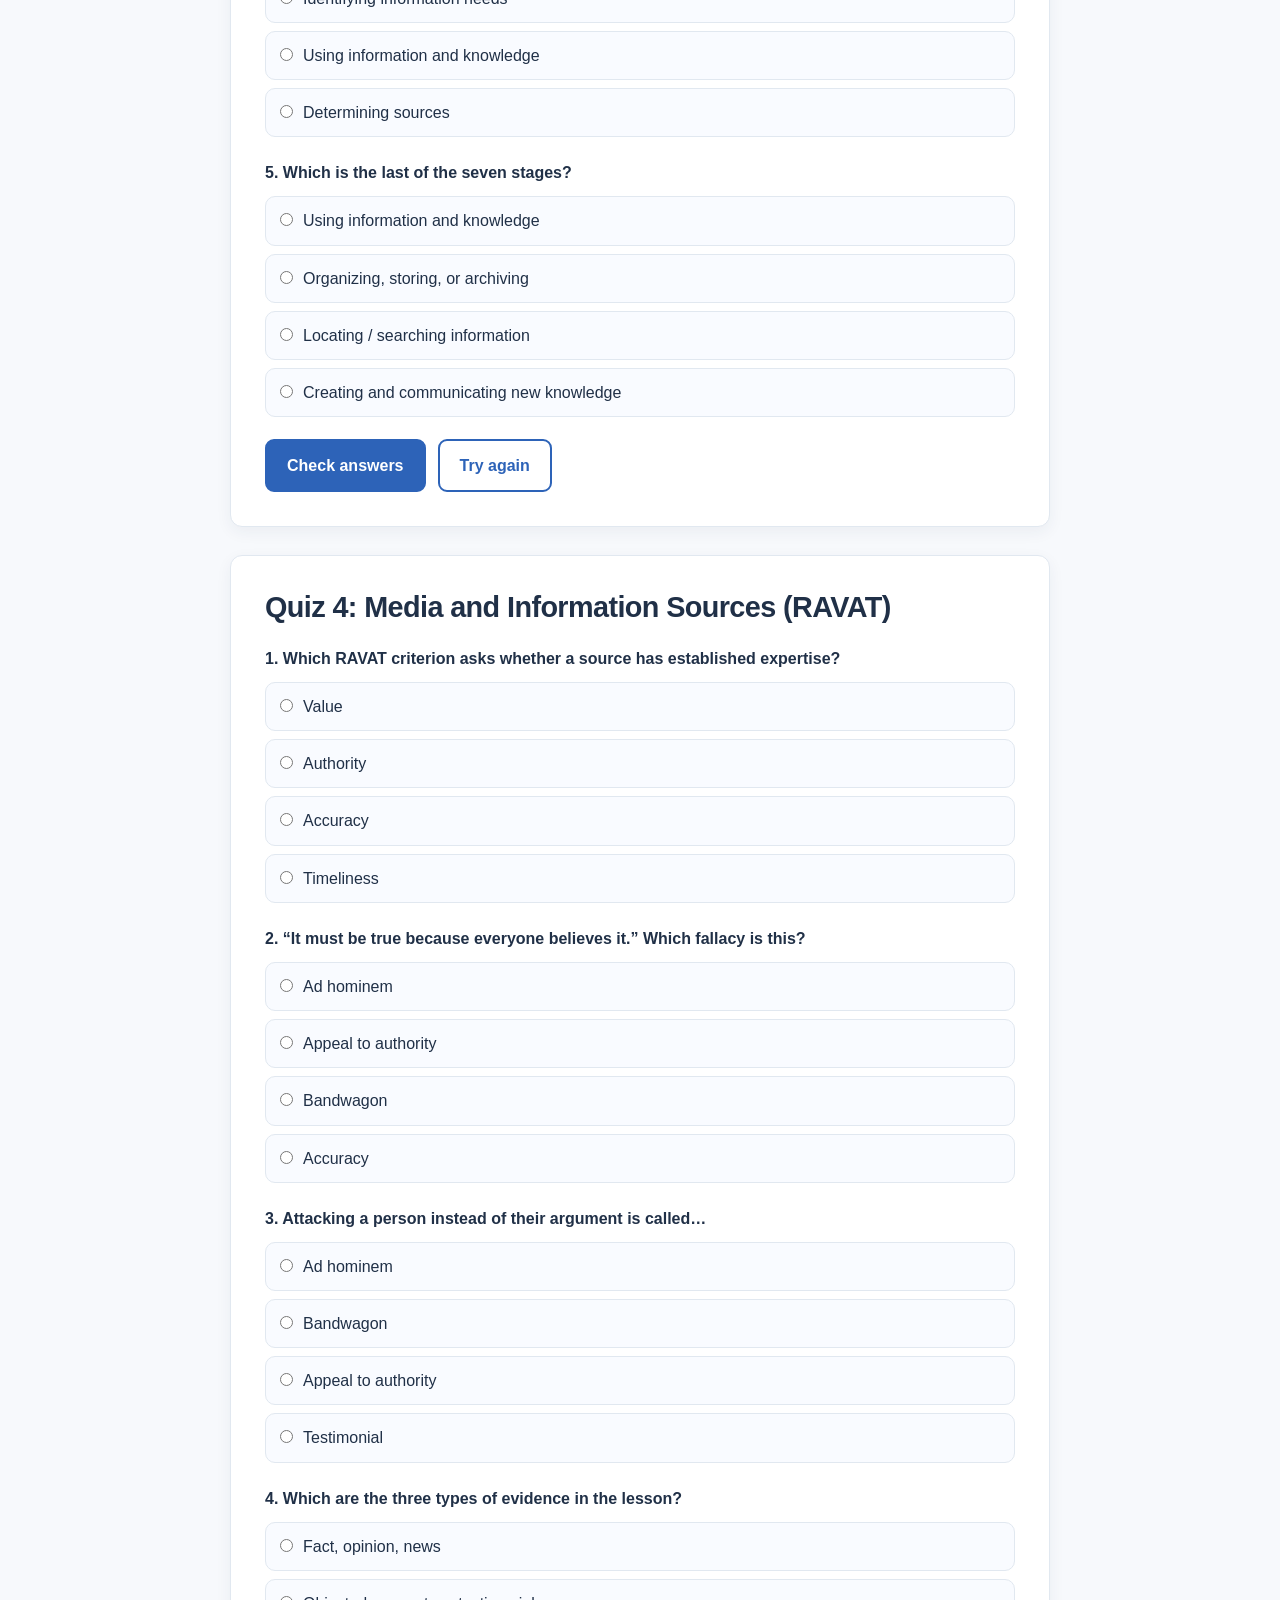
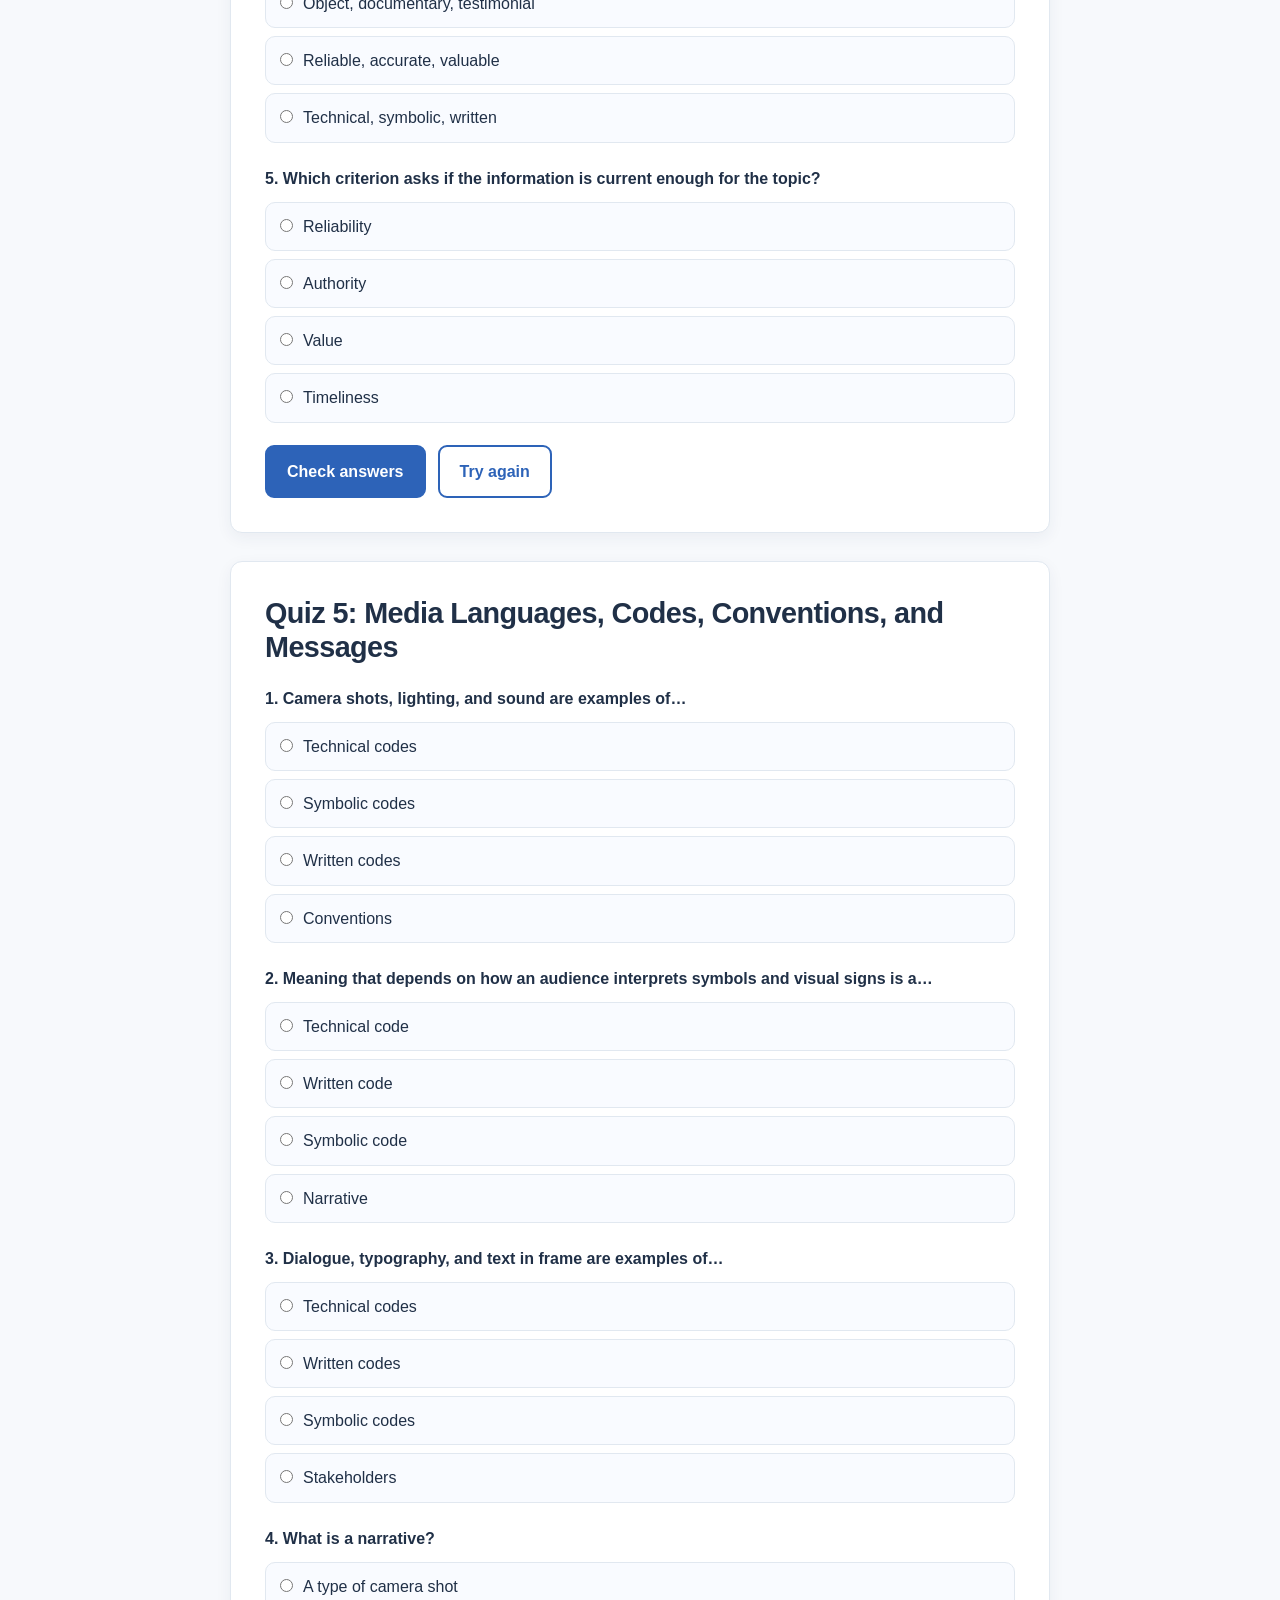
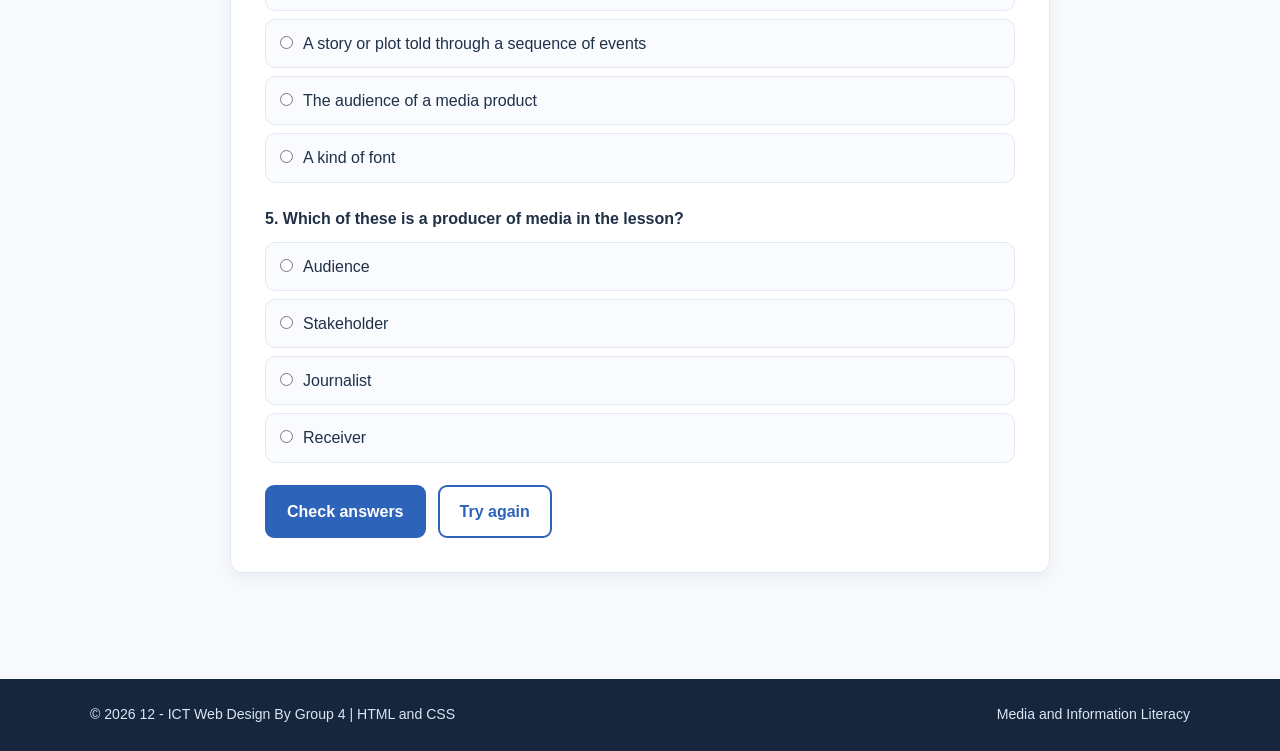
<file: quiz.html>
<!DOCTYPE html>
<html lang="en">

<head>
  <meta charset="UTF-8">
  <meta name="viewport" content="width=device-width, initial-scale=1.0">
  <title>MIL Lesson Packets | Quiz</title>
  <link rel="icon" type="image/png" href="information.png">
  <link rel="stylesheet" href="style.css">
</head>

<body>
  <header class="site-header">
    <nav class="navbar container">
      <a class="logo" href="quiz.html"><img src="logo.gif" alt="12-ICT-GROUP4 Performance Task"></a>
      <ul class="nav-links">
        <li><a href="index.html">Home</a></li>
        <li><a href="about.html">About</a></li>
        <li><a href="packets.html">Learning Packets</a></li>
        <li><a class="active" href="quiz.html" aria-current="page">Quiz Time!</a></li>
        <li><a href="contact.html">Contact</a></li>
      </ul>
    </nav>
  </header>

  <main>
    <section class="page-hero">
      <div class="container">
        <p class="eyebrow">TEST YOURSELF</p>
        <h1>MIL Quizzes</h1>
        <p>One 5-question quiz for each learning packet. Pick an answer for every question, then press Check answers.</p>
      </div>
    </section>

    <section class="section">
      <div class="container quiz-wrap">
        <div class="quiz-nav">
          <a href="#quiz-1">Quiz 1</a>
          <a href="#quiz-2">Quiz 2</a>
          <a href="#quiz-3">Quiz 3</a>
          <a href="#quiz-4">Quiz 4</a>
          <a href="#quiz-5">Quiz 5</a>
          <a href="packets.html">← Back to packets</a>
        </div>
        <div id="quizzes"></div>
      </div>
    </section>
  </main>

  <footer class="site-footer">
    <div class="container footer-inner">
      <p>© 2026 12 - ICT Web Design By Group 4 | HTML and CSS</p>
      <p>Media and Information Literacy</p>
    </div>
  </footer>

  <script>
    const quizzes = [
      {
        title: "Quiz 1: Introduction to Media and Information Literacy",
        questions: [
          ["Which shows the correct order of the communication model?",
            ["Message → Sender → Receiver → Channel", "Sender → Message → Channel → Receiver", "Receiver → Channel → Message → Sender", "Channel → Sender → Receiver → Message"], 1],
          ["What are raw facts called?",
            ["Wisdom", "Knowledge", "Data", "Information"], 2],
          ["Which literacy involves using a projector and laptop correctly?",
            ["Technology literacy", "Media literacy", "Information literacy", "Literacy in writing"], 0],
          ["What is the role of feedback in communication?",
            ["It encodes the message", "It tells the sender how the message was received", "It chooses the channel", "It replaces the message"], 1],
          ["Understanding gained from information is called…",
            ["Data", "Wisdom", "Feedback", "Knowledge"], 3]
        ]
      },
      {
        title: "Quiz 2: Evolution of Media",
        questions: [
          ["Cave paintings and papyrus belong to which age?",
            ["Electronic Age", "Pre-Industrial Age", "Industrial Age", "New / Information Age"], 1],
          ["The printing press is associated with which age?",
            ["Industrial Age", "Pre-Indujjjjjjjjjjjstrial Age", "Electronic Age", "New / Information Age"], 0],
          ["Transistor radios and early computers are associated with which age?",
            ["Pre-Industrial Age", "Industrial Age", "New / Information Age", "Electronic Age"], 3],
          ["Social networks and wearable technology are associated with which age?",
            ["New / Information Age", "Electronic Age", "Industrial Age", "Pre-Industrial Age"], 0],
          ["Which early network does the lesson mention in connection with the internet?",
            ["WWW Radio", "ARPANET", "Telegraph Net", "PapyrusNet"], 1]
        ]
      },
      {
        title: "Quiz 3: Information Literacy",
        questions: [
          ["Information literacy is the ability to…",
            ["Only memorize facts", "Recognize when information is needed, then locate, evaluate, organize, use, and communicate it", "Avoid using the internet", "Copy information from one source"], 1],
          ["Critical thinking means…",
            ["Accepting claims automatically", "Questioning, analyzing, and evaluating instead of automatically accepting claims", "Only agreeing with experts", "Ignoring opinions"], 1],
          ["Which stage involves checking facts and recognizing logical fallacies?",
            ["Locating / searching information", "Organizing, storing, or archiving", "Analyzing and evaluating quality", "Determining sources"], 2],
          ["Saving a file to cloud storage belongs to which stage?",
            ["Organizing, storing, or archiving", "Identifying information needs", "Using information and knowledge", "Determining sources"], 0],
          ["Which is the last of the seven stages?",
            ["Using information and knowledge", "Organizing, storing, or archiving", "Locating / searching information", "Creating and communicating new knowledge"], 3]
        ]
      },
      {
        title: "Quiz 4: Media and Information Sources (RAVAT)",
        questions: [
          ["Which RAVAT criterion asks whether a source has established expertise?",
            ["Value", "Authority", "Accuracy", "Timeliness"], 1],
          ["“It must be true because everyone believes it.” Which fallacy is this?",
            ["Ad hominem", "Appeal to authority", "Bandwagon", "Accuracy"], 2],
          ["Attacking a person instead of their argument is called…",
            ["Ad hominem", "Bandwagon", "Appeal to authority", "Testimonial"], 0],
          ["Which are the three types of evidence in the lesson?",
            ["Fact, opinion, news", "Object, documentary, testimonial", "Reliable, accurate, valuable", "Technical, symbolic, written"], 1],
          ["Which criterion asks if the information is current enough for the topic?",
            ["Reliability", "Authority", "Value", "Timeliness"], 3]
        ]
      },
      {
        title: "Quiz 5: Media Languages, Codes, Conventions, and Messages",
        questions: [
          ["Camera shots, lighting, and sound are examples of…",
            ["Technical codes", "Symbolic codes", "Written codes", "Conventions"], 0],
          ["Meaning that depends on how an audience interprets symbols and visual signs is a…",
            ["Technical code", "Written code", "Symbolic code", "Narrative"], 2],
          ["Dialogue, typography, and text in frame are examples of…",
            ["Technical codes", "Written codes", "Symbolic codes", "Stakeholders"], 1],
          ["What is a narrative?",
            ["A type of camera shot", "A story or plot told through a sequence of events", "The audience of a media product", "A kind of font"], 1],
          ["Which of these is a producer of media in the lesson?",
            ["Audience", "Stakeholder", "Journalist", "Receiver"], 2]
        ]
      }
    ];

    const root = document.getElementById("quizzes");

    quizzes.forEach((quiz, qi) => {
      const section = document.createElement("article");
      section.className = "quiz";
      section.id = "quiz-" + (qi + 1);

      let html = "<h2>" + quiz.title + "</h2>";
      quiz.questions.forEach((q, i) => {
        html += '<div class="question"><p>' + (i + 1) + ". " + q[0] + "</p>";
        q[1].forEach((choice, c) => {
          html += '<label><input type="radio" name="q' + qi + "-" + i + '" value="' + c + '"> ' + choice + "</label>";
        });
        html += "</div>";
      });
      html += '<div class="quiz-actions"><button type="button" class="check button">Check answers</button>' +
              '<button type="button" class="reset button button-outline">Try again</button><span class="score" aria-live="polite"></span></div>';
      section.innerHTML = html;
      root.appendChild(section);

      section.querySelector(".check").addEventListener("click", () => {
        const unanswered = quiz.questions.filter((q, i) => !section.querySelector('input[name="q' + qi + "-" + i + '"]:checked')).length;
        if (unanswered > 0) {
          section.querySelector(".score").textContent = "Please answer all questions first (" + unanswered + " left).";
          return;
        }
        let score = 0;
        quiz.questions.forEach((q, i) => {
          const labels = section.querySelectorAll('input[name="q' + qi + "-" + i + '"]');
          labels.forEach((input, c) => {
            const label = input.parentElement;
            label.classList.remove("correct", "wrong");
            if (c === q[2]) label.classList.add("correct");
            else if (input.checked) label.classList.add("wrong");
            if (input.checked && c === q[2]) score++;
          });
        });
        section.querySelector(".score").textContent = "Score: " + score + " / " + quiz.questions.length;
      });

      section.querySelector(".reset").addEventListener("click", () => {
        section.querySelectorAll("input").forEach(i => (i.checked = false));
        section.querySelectorAll("label").forEach(l => l.classList.remove("correct", "wrong"));
        section.querySelector(".score").textContent = "";
      });
    });
  </script>
</body>
</html>
</file>
<file: style.css>
:root {
    --page-bg: #f7f9fc;
    --surface: #ffffff;
    --text: #203047;
    --muted: #627187;
    --blue: #2d63b8;
    --blue-dark: #214d88;
    --blue-soft: #eaf1fa;
    --border: #e1e8f0;
    --shadow: 0 5px 16px rgba(30, 55, 90, 0.06);
}

* {
    box-sizing: border-box;
    margin: 0;
    padding: 0;
}

html {
    scroll-behavior: smooth;
}

body {
    background: var(--page-bg);
    color: var(--text);
    font-family: Arial, Helvetica, sans-serif;
    line-height: 1.7;
}

a {
    color: inherit;
    text-decoration: none;
}

.container {
    width: min(1100px, 90%);
    margin: 0 auto;
}

.site-header {
    background: rgba(255, 255, 255, 0.96);
    border-bottom: 1px solid var(--border);
    position: relative;
    z-index: 10;
}

.navbar {
    min-height: 76px;
    display: flex;
    align-items: center;
    justify-content: space-between;
    gap: 24px;
}

.logo {
    color: var(--text);
    font-size: 1rem;
    font-weight: 800;
    letter-spacing: -0.3px;
}

.logo img {
    height: 48px;
    width: auto;
    display: block;
}

.logo span {
    color: var(--muted);
    font-weight: 500;
}

.nav-links {
    display: flex;
    align-items: center;
    gap: 8px;
    list-style: none;
}

.nav-links a {
    display: block;
    padding: 9px 15px;
    border-radius: 8px;
    color: var(--muted);
    font-size: 0.95rem;
    font-weight: 700;
    transition: background 0.2s ease, color 0.2s ease;
}

.nav-links a:hover,
.nav-links a.active {
    color: var(--blue);
    background: var(--blue-soft);
}

.hero {
    padding: 105px 0 110px;
    background: linear-gradient(125deg, #e8f1ff 0%, #f7faff 58%, #eaf8ff 100%);
}

.hero-content {
    max-width: 900px;
    text-align: center;
}

.eyebrow {
    color: var(--blue);
    font-size: 0.78rem;
    font-weight: 800;
    letter-spacing: 2px;
    margin-bottom: 12px;
}

h1, h2, h3 {
    line-height: 1.2;
    letter-spacing: -0.6px;
}

.hero h1 {
    max-width: 850px;
    margin: 0 auto 20px;
    font-size: clamp(2.2rem, 5vw, 4.2rem);
}

.hero-text {
    max-width: 680px;
    margin: 0 auto;
    color: var(--muted);
    font-size: 1.1rem;
}

.hero-actions {
    display: flex;
    flex-wrap: wrap;
    justify-content: center;
    gap: 12px;
    margin-top: 30px;
}

.button {
    display: inline-block;
    border: 2px solid var(--blue);
    border-radius: 9px;
    padding: 11px 20px;
    background: var(--blue);
    color: #fff;
    font-weight: 700;
    transition: transform 0.2s ease, background 0.2s ease;
}

.button:hover {
    background: var(--blue-dark);
    border-color: var(--blue-dark);
    transform: translateY(-2px);
}

.button-outline {
    background: transparent;
    color: var(--blue);
}

.button-outline:hover {
    color: #fff;
}

.section {
    padding: 78px 0;
}

.section-muted {
    background: #edf3fa;
}

.section-heading {
    max-width: 700px;
    margin: 0 auto 38px;
    text-align: center;
}

.section-heading h2,
.narrow h2,
.contact-copy h2 {
    margin-bottom: 14px;
    font-size: clamp(1.7rem, 3vw, 2.4rem);
}

.section-heading > p:last-child,
.contact-copy > p:last-child {
    color: var(--muted);
}

.card-grid {
    display: grid;
    grid-template-columns: repeat(3, minmax(0, 1fr));
    gap: 22px;
}

.info-card {
    background: var(--surface);
    border: 1px solid var(--border);
    border-radius: 12px;
    padding: 25px;
    box-shadow: var(--shadow);
}

.card-icon {
    display: grid;
    place-items: center;
    width: 48px;
    height: 48px;
    margin-bottom: 20px;
    border-radius: 12px;
    background: var(--blue-soft);
    color: var(--blue);
    font-size: 1.05rem;
    font-weight: 800;
}

.info-card h3 {
    margin-bottom: 10px;
    font-size: 1.2rem;
}

.info-card p {
    color: var(--muted);
}

.callout {
    padding: 48px 0;
    background: var(--blue-dark);
    color: #fff;
}

.callout-inner {
    display: flex;
    align-items: center;
    justify-content: space-between;
    gap: 30px;
}

.callout .eyebrow {
    color: #bfd5ff;
}

.callout h2 {
    margin-bottom: 8px;
    font-size: clamp(1.7rem, 3vw, 2.3rem);
}

.callout p:not(.eyebrow) {
    color: #dce7ff;
}

.button-light {
    flex-shrink: 0;
    background: #fff;
    border-color: #fff;
    color: var(--blue-dark);
}

.button-light:hover {
    background: #e8f0ff;
    border-color: #e8f0ff;
    color: var(--blue-dark);
}

.narrow {
    max-width: 800px;
}

.narrow h2:not(:first-child) {
    margin-top: 36px;
}

.narrow p {
    margin-bottom: 16px;
    color: var(--muted);
}

.tip-box {
    margin-top: 28px;
    padding: 25px 28px;
    background: var(--blue-soft);
    border: 1px solid #d3e2ff;
    border-radius: 14px;
}

.tip-box h3 {
    margin-bottom: 12px;
}

.tip-box ol {
    padding-left: 22px;
}

.tip-box li {
    margin: 5px 0;
}

.sample {
    margin-top: 18px;
    padding: 14px;
    border-radius: 9px;
    background: #f3f6fb;
    text-align: center;
}

.sample-text {
    font-weight: 900;
    letter-spacing: 1px;
}

.sample-font {
    font-family: Georgia, "Times New Roman", serif;
    font-size: 1.2rem;
    font-style: italic;
}

.sample-color {
    display: flex;
    justify-content: center;
    gap: 10px;
}

.sample-color span {
    width: 36px;
    height: 36px;
    border-radius: 50%;
    background: #2563eb;
}

.sample-color span:nth-child(2) {
    background: #102a43;
}

.sample-color span:nth-child(3) {
    background: #f59e0b;
}

.check-list {
    padding-left: 24px;
    margin: 15px 0 22px;
}

.check-list li {
    padding: 5px 0;
}

.contact-layout {
    display: grid;
    grid-template-columns: 0.9fr 1.1fr;
    gap: 55px;
    align-items: center;
}

.contact-card {
    padding: 30px;
    background: var(--surface);
    border: 1px solid var(--border);
    border-radius: 16px;
    box-shadow: var(--shadow);
}

.contact-item {
    display: flex;
    align-items: flex-start;
    gap: 16px;
    padding: 18px 0;
}

.contact-item + .contact-item {
    border-top: 1px solid var(--border);
}

.contact-icon {
    display: grid;
    place-items: center;
    flex: 0 0 44px;
    height: 44px;
    border-radius: 12px;
    background: var(--blue-soft);
    color: var(--blue);
    font-size: 1.1rem;
    font-weight: 800;
}

.contact-item h3 {
    margin-bottom: 5px;
    font-size: 1.05rem;
}

.contact-item p {
    color: var(--muted);
    overflow-wrap: anywhere;
}

.contact-item a {
    color: var(--blue);
}

.contact-item a:hover {
    text-decoration: underline;
}

.site-footer {
    padding: 24px 0;
    background: #15263d;
    color: #dbe5f3;
}

.footer-inner {
    display: flex;
    justify-content: space-between;
    align-items: center;
    gap: 18px;
    font-size: 0.88rem;
}

.footer-img {
    height: 48px;
    width: auto;
    display: block;
}

@media (max-width: 760px) {
    .navbar {
        padding: 16px 0;
        flex-direction: column;
        gap: 12px;
    }

    .logo {
        text-align: center;
    }

    .nav-links {
        justify-content: center;
        flex-wrap: wrap;
        gap: 2px;
    }

    .nav-links a {
        padding: 8px 10px;
        font-size: 0.9rem;
    }

    .mini-grid,
    .ravat-grid {
        grid-template-columns: 1fr;
    }

    .page-hero {
        padding: 55px 0;
    }

    .hero {
        padding: 75px 0;
    }

    .section {
        padding: 58px 0;
    }

    .card-grid {
        grid-template-columns: 1fr;
    }

    .callout-inner,
    .contact-layout {
        grid-template-columns: 1fr;
        display: grid;
    }

    .callout-inner {
        text-align: center;
    }

    .button-light {
        justify-self: center;
    }

    .contact-layout {
        gap: 30px;
    }

    .footer-inner {
        flex-direction: column;
        text-align: center;
        gap: 5px;
    }

    .footer-img {
        margin: 0 auto;
    }
}

@media (prefers-reduced-motion: reduce) {
    html {
        scroll-behavior: auto;
    }

    *, *::before, *::after {
        transition-duration: 0.01ms !important;
    }
}


.page-hero { padding: 76px 0; background: linear-gradient(125deg, #e8f1ff 0%, #f7faff 58%, #eaf8ff 100%); text-align: center; }
.page-hero h1 { margin: 0 auto 14px; font-size: clamp(2.1rem, 4vw, 3.4rem); }
.page-hero p:not(.eyebrow) { max-width: 760px; margin: 0 auto; color: var(--muted); }
.packet-intro { max-width: 820px; }
.packet-intro h2 { margin-bottom: 14px; font-size: 1.8rem; }
.packet-intro ol { padding-left: 24px; margin-bottom: 16px; }
.packet-list { display: grid; gap: 28px; }
.packet { background: var(--surface); border: 1px solid var(--border); border-radius: 12px; padding: clamp(22px, 4vw, 38px); box-shadow: var(--shadow); scroll-margin-top: 24px; }
.packet-label { display: inline-block; color: var(--blue); background: var(--blue-soft); padding: 5px 10px; border-radius: 7px; font-size: .76rem; font-weight: 800; letter-spacing: 1.2px; margin-bottom: 14px; }
.packet h2 { font-size: clamp(1.55rem, 3vw, 2.25rem); margin-bottom: 10px; }
.packet-lead { color: var(--muted); font-size: 1.05rem; margin-bottom: 26px; }
.packet h3 { font-size: 1.18rem; margin: 25px 0 10px; }
.packet h4 { font-size: 1rem; margin-bottom: 7px; }
.packet p { margin-bottom: 12px; }
.packet ul, .packet ol { padding-left: 24px; margin: 8px 0 16px; }
.packet li { margin: 5px 0; }
.mini-grid, .ravat-grid { display: grid; grid-template-columns: repeat(2, minmax(0, 1fr)); gap: 14px; margin: 18px 0; }
.mini-grid > div, .ravat-grid > div { padding: 18px; border: 1px solid var(--border); border-radius: 12px; background: #f9fbff; }
.mini-grid p, .ravat-grid p { color: var(--muted); margin: 7px 0 0; }
.ravat-grid { grid-template-columns: repeat(3, minmax(0, 1fr)); }
.example-box { background: #eef6ff; border-left: 4px solid var(--blue); border-radius: 8px; padding: 16px 18px; margin: 20px 0; }
.timeline { display: grid; gap: 14px; margin: 18px 0 24px; }
.timeline > div { position: relative; padding: 18px 20px 18px 72px; border: 1px solid var(--border); border-radius: 12px; background: #fbfdff; }
.timeline span { position: absolute; left: 18px; top: 18px; display: grid; place-items: center; width: 38px; height: 38px; border-radius: 10px; background: var(--blue-soft); color: var(--blue); font-weight: 800; }
.timeline p { color: var(--muted); margin: 7px 0 0; }
.small-note { color: var(--muted); font-size: .92rem; margin-top: 16px; }

.packet-quiz { margin-top: 26px; }

.quiz-wrap { max-width: 820px; }
.quiz-nav { display: flex; flex-wrap: wrap; gap: 8px; margin-bottom: 28px; }
.quiz-nav a { padding: 8px 14px; border-radius: 8px; background: var(--blue-soft); color: var(--blue); font-size: .92rem; font-weight: 700; transition: background .2s ease, color .2s ease; }
.quiz-nav a:hover { background: var(--blue); color: #fff; }
.quiz { background: var(--surface); border: 1px solid var(--border); border-radius: 12px; padding: clamp(22px, 4vw, 34px); margin-bottom: 28px; box-shadow: var(--shadow); scroll-margin-top: 24px; }
.quiz h2 { font-size: clamp(1.3rem, 2.5vw, 1.8rem); margin-bottom: 20px; }
.question { margin-bottom: 22px; }
.question > p { font-weight: 700; margin-bottom: 10px; }
.question label { display: flex; align-items: flex-start; gap: 10px; padding: 10px 14px; margin-bottom: 8px; border: 1px solid var(--border); border-radius: 10px; background: #f9fbff; cursor: pointer; transition: background .2s ease, border-color .2s ease; }
.question label:hover { border-color: var(--blue); background: var(--blue-soft); }
.question input { margin-top: 6px; accent-color: var(--blue); }
.question label.correct { background: #e6f7ec; border-color: #2f9e5b; }
.question label.wrong { background: #fdeaea; border-color: #d64545; }
.quiz-actions { display: flex; align-items: center; flex-wrap: wrap; gap: 12px; margin-top: 8px; }
.quiz-actions .button { font: inherit; font-weight: 700; cursor: pointer; }
.score { font-weight: 800; color: var(--blue-dark); }
</file>
